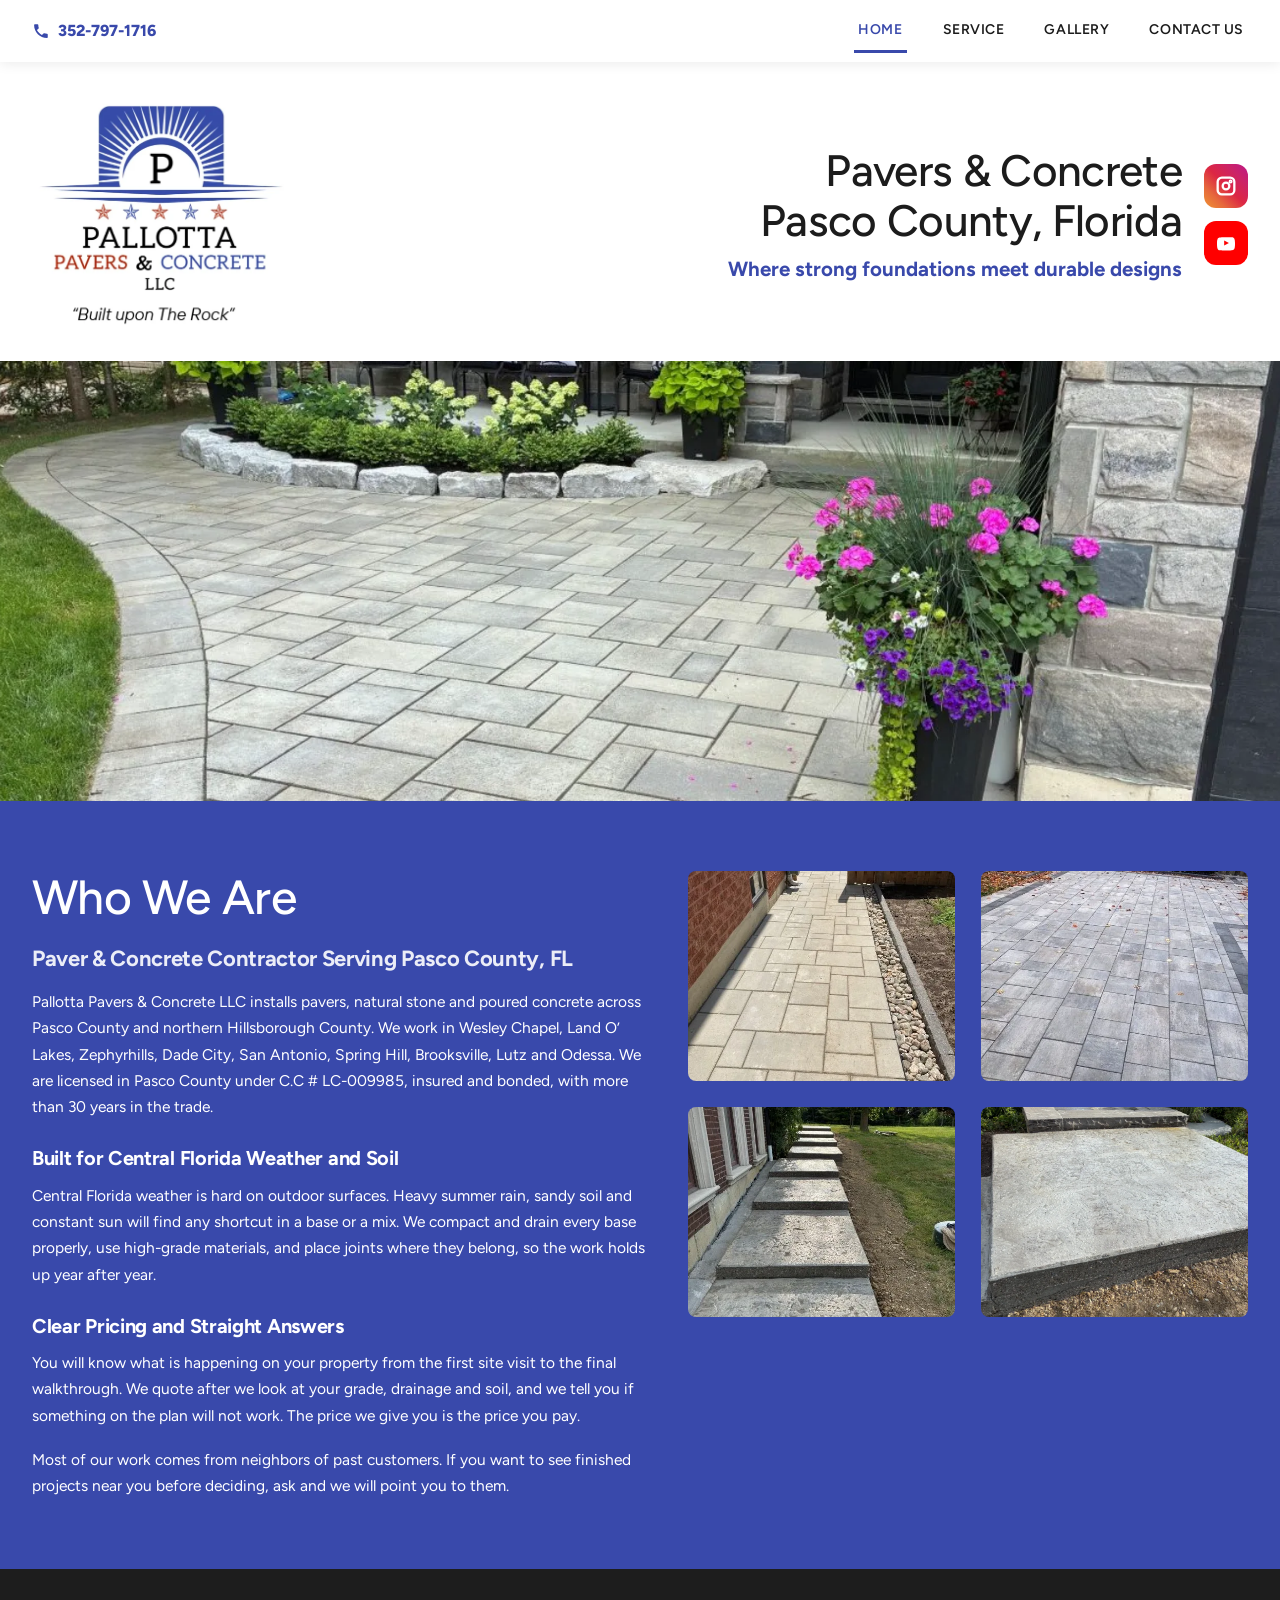
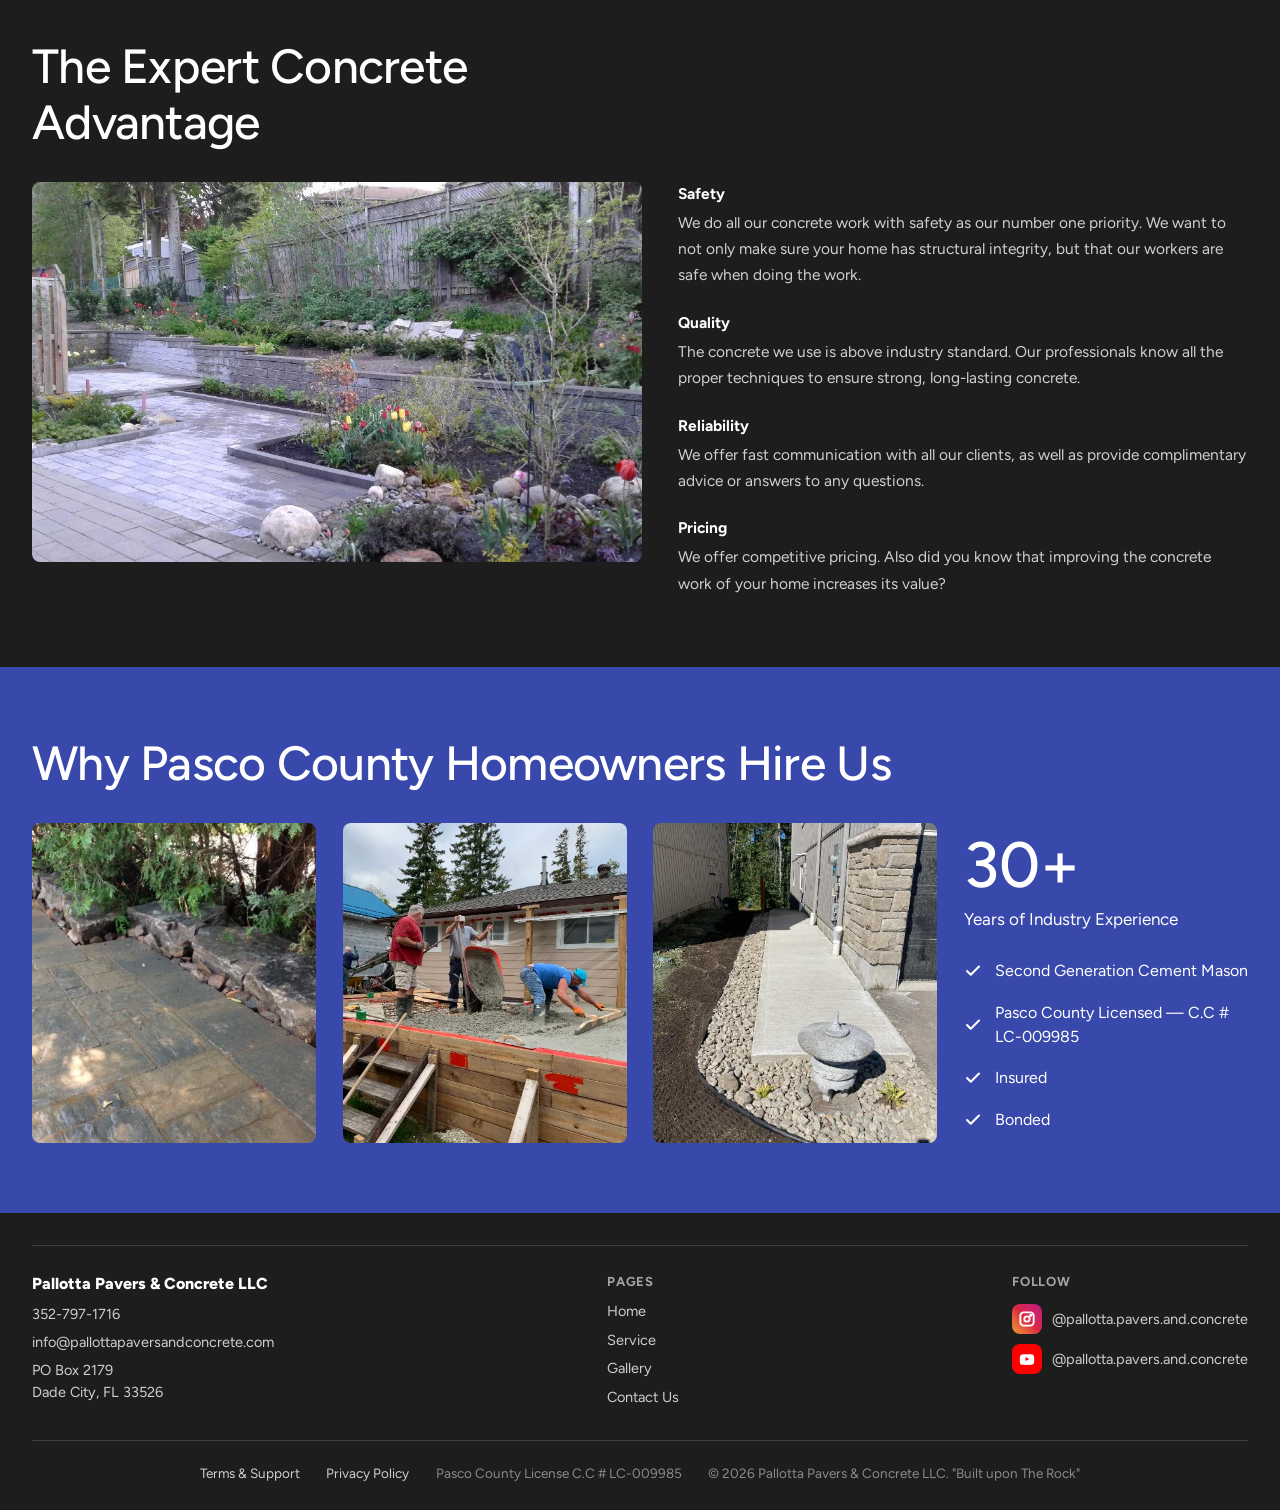
<file: index.html>
<!DOCTYPE html>
<html lang="en">
<head>
<meta charset="utf-8">
<meta name="viewport" content="width=device-width, initial-scale=1">
<title>Pavers &amp; Concrete Contractor Pasco County FL | Pallotta USA</title>
<meta name="description" content="Pallotta Pavers &amp; Concrete installs paver patios, driveways, pool decks and poured concrete across Pasco County and north Hillsborough. Over 30 years in the trade, licensed and insured. Call 352-797-1716 for a free quote.">
<meta name="robots" content="index, follow, max-image-preview:large, max-snippet:-1">
<meta name="author" content="Pallotta Pavers &amp; Concrete LLC">
<meta name="geo.region" content="US-FL">
<meta name="geo.placename" content="Pasco County, Florida">
<meta name="theme-color" content="#3949ab">
<link rel="canonical" href="https://www.pallottapaversandconcrete.com/">

<meta property="og:type" content="website">
<meta property="og:locale" content="en_US">
<meta property="og:title" content="Pavers &amp; Concrete Contractor | Pasco County &amp; Wesley Chapel FL">
<meta property="og:description" content="Pallotta Pavers &amp; Concrete installs paver patios, driveways, pool decks and poured concrete across Pasco County and north Hillsborough. Over 30 years in the trade, licensed and insured. Call 352-797-1716 for a free quote.">
<meta property="og:image" content="https://www.pallottapaversandconcrete.com/assets/images/hero-1.jpg">
<meta property="og:url" content="https://www.pallottapaversandconcrete.com/">
<meta property="og:site_name" content="Pallotta Pavers &amp; Concrete LLC">
<meta name="twitter:card" content="summary_large_image">
<meta name="twitter:title" content="Pavers &amp; Concrete Contractor | Pasco County &amp; Wesley Chapel FL">
<meta name="twitter:description" content="Pallotta Pavers &amp; Concrete installs paver patios, driveways, pool decks and poured concrete across Pasco County and north Hillsborough. Over 30 years in the trade, licensed and insured. Call 352-797-1716 for a free quote.">
<meta name="twitter:image" content="https://www.pallottapaversandconcrete.com/assets/images/hero-1.jpg">

<link rel="icon" type="image/png" sizes="32x32" href="assets/images/favicon-32.png">
<link rel="apple-touch-icon" sizes="180x180" href="assets/images/apple-touch-icon.png">
<link rel="icon" type="image/png" sizes="192x192" href="assets/images/icon-192.png">
<link rel="icon" type="image/png" sizes="512x512" href="assets/images/icon-512.png">
<link rel="stylesheet" href="assets/css/styles.css">
<link rel="stylesheet" href="assets/css/site.css">

<script type="application/ld+json">
{
  "@context": "https://schema.org",
  "@type": "GeneralContractor",
  "@id": "https://www.pallottapaversandconcrete.com/#business",
  "name": "Pallotta Pavers & Concrete LLC",
  "alternateName": "Pallotta USA",
  "slogan": "Built upon The Rock",
  "identifier": "LC-009985",
  "hasCredential": {
    "@type": "EducationalOccupationalCredential",
    "credentialCategory": "license",
    "name": "Pasco County Contractor License C.C # LC-009985",
    "identifier": "LC-009985",
    "recognizedBy": {
      "@type": "GovernmentOrganization",
      "name": "Pasco County, Florida"
    }
  },
  "description": "Paver and concrete contractor serving Pasco County and northern Hillsborough County, Florida. Patios, driveways, pool decks, retaining walls, RV pads, slabs and decorative concrete. Over 30 years of industry experience, PASCO licensed, insured and bonded.",
  "url": "https://www.pallottapaversandconcrete.com/",
  "telephone": "+1-352-797-1716",
  "email": "info@pallottapaversandconcrete.com",
  "image": "https://www.pallottapaversandconcrete.com/assets/images/hero-1.jpg",
  "logo": "https://www.pallottapaversandconcrete.com/assets/images/logo.png",
  "priceRange": "$$",
  "currenciesAccepted": "USD",
  "knowsAbout": ["Interlocking paver installation", "Poured concrete", "Hardscaping", "Retaining walls", "Decorative concrete", "Natural stone"],
  "address": {
    "@type": "PostalAddress",
    "postOfficeBoxNumber": "2179",
    "addressLocality": "Dade City",
    "postalCode": "33526",
    "addressLocality": "Land O' Lakes",
    "addressRegion": "FL",
    "addressCountry": "US"
  },
  "geo": { "@type": "GeoCoordinates", "latitude": 28.2189, "longitude": -82.4590 },
  "openingHoursSpecification": [{
    "@type": "OpeningHoursSpecification",
    "dayOfWeek": ["Monday", "Tuesday", "Wednesday", "Thursday", "Friday"],
    "opens": "08:00", "closes": "17:00"
  }],
  "sameAs": [
    "https://www.instagram.com/pallotta.pavers.and.concrete",
    "https://www.youtube.com/@pallotta.pavers.and.concrete"
  ],
  "areaServed": [
    { "@type": "AdministrativeArea", "name": "Pasco County, FL" },
    { "@type": "AdministrativeArea", "name": "Northern Hillsborough County, FL" },
    { "@type": "City", "name": "San Antonio, FL" },
    { "@type": "City", "name": "Zephyrhills, FL" },
    { "@type": "City", "name": "Dade City, FL" },
    { "@type": "City", "name": "Land O' Lakes, FL" },
    { "@type": "City", "name": "Wesley Chapel, FL" },
    { "@type": "City", "name": "Spring Hill, FL" },
    { "@type": "City", "name": "Brooksville, FL" },
    { "@type": "City", "name": "Lutz, FL" },
    { "@type": "City", "name": "Odessa, FL" }
  ],
  "hasOfferCatalog": {
    "@type": "OfferCatalog",
    "name": "Pavers & Concrete Services",
    "itemListElement": [
      { "@type": "OfferCatalog", "name": "Pavers", "itemListElement": [
        { "@type": "Offer", "itemOffered": { "@type": "Service", "name": "Paver Patios" } },
        { "@type": "Offer", "itemOffered": { "@type": "Service", "name": "Paver Driveways" } },
        { "@type": "Offer", "itemOffered": { "@type": "Service", "name": "Hardscapes" } },
        { "@type": "Offer", "itemOffered": { "@type": "Service", "name": "Paver Steps" } },
        { "@type": "Offer", "itemOffered": { "@type": "Service", "name": "Retaining Walls" } },
        { "@type": "Offer", "itemOffered": { "@type": "Service", "name": "Pool Decks" } },
        { "@type": "Offer", "itemOffered": { "@type": "Service", "name": "Fire Pits" } },
        { "@type": "Offer", "itemOffered": { "@type": "Service", "name": "Commercial Pavers" } }
      ]},
      { "@type": "OfferCatalog", "name": "Concrete", "itemListElement": [
        { "@type": "Offer", "itemOffered": { "@type": "Service", "name": "RV Pads" } },
        { "@type": "Offer", "itemOffered": { "@type": "Service", "name": "Garage Floors" } },
        { "@type": "Offer", "itemOffered": { "@type": "Service", "name": "Pole Barn & Metal Building Slabs" } },
        { "@type": "Offer", "itemOffered": { "@type": "Service", "name": "Concrete Driveways" } },
        { "@type": "Offer", "itemOffered": { "@type": "Service", "name": "Sidewalks" } },
        { "@type": "Offer", "itemOffered": { "@type": "Service", "name": "Seamless Texture Concrete" } },
        { "@type": "Offer", "itemOffered": { "@type": "Service", "name": "Parking Lots" } }
      ]}
    ]
  },
  "makesOffer": { "@type": "Offer", "name": "Free consultation and quote", "priceSpecification": { "@type": "PriceSpecification", "price": "0", "priceCurrency": "USD" } }
}
</script>
<!-- Google tag (gtag.js) -->
<script async src="https://www.googletagmanager.com/gtag/js?id=G-MV4ERYLWXQ"></script>
<script>
  window.dataLayer = window.dataLayer || [];
  function gtag(){dataLayer.push(arguments);}
  gtag('js', new Date());

  gtag('config', 'G-MV4ERYLWXQ');
</script>
</head>
<body>

<div class="page-wrap">

  <header class="site-header hdr">
    <a href="tel:3527971716" class="hdr-phone"><svg width="18" height="18" viewBox="0 0 24 24" fill="var(--blue)" stroke="none"><path d="M6.6 10.8c1.4 2.8 3.8 5.2 6.6 6.6l2.2-2.2c.3-.3.7-.4 1-.2 1.1.4 2.3.6 3.6.6.6 0 1 .4 1 1v3.6c0 .6-.4 1-1 1C10.5 21.2 2.8 13.5 2.8 3.9c0-.6.4-1 1-1H7.4c.6 0 1 .4 1 1 0 1.3.2 2.5.6 3.6.1.4 0 .8-.2 1.1L6.6 10.8z"/></svg><span class="hdr-phone-num">352-797-1716</span></a>
    <nav class="site-nav nav-row">
      <a class="nav-link nav-link-active" href="index.html">Home</a>
      <a class="nav-link" href="services.html">Service</a>
      <a class="nav-link" href="gallery.html">Gallery</a>
      <a class="nav-link" href="contact.html">Contact Us</a>
    </nav>
    <button class="nav-toggle" id="navToggle" aria-label="Open menu">
      <svg width="24" height="24" viewBox="0 0 24 24" fill="none" stroke="var(--ink)" stroke-width="2.5" stroke-linecap="round"><line x1="3" y1="6" x2="21" y2="6"/><line x1="3" y1="12" x2="21" y2="12"/><line x1="3" y1="18" x2="21" y2="18"/></svg>
    </button>
  </header>
  <nav class="mobile-nav" id="mobileNav">
    <a class="mobile-nav-link" href="index.html">Home</a>
    <a class="mobile-nav-link" href="services.html">Service</a>
    <a class="mobile-nav-link" href="gallery.html">Gallery</a>
    <a class="mobile-nav-link" href="contact.html">Contact Us</a>
  </nav>

  <!-- 01 HOME -->
  <section id="home" class="band">
    <div class="band-row">
      <div class="band-logo">
        <img src="assets/images/logo.webp" alt="Pallotta Pavers &amp; Concrete LLC, Built upon The Rock" class="band-logo-img">
      </div>
      <div class="hero-text-social" style="flex: 1 1 420px; min-width: 300px; display: flex; align-items: center; justify-content: flex-end; gap: var(--space-5); flex-wrap: wrap;">
      <div style="flex: 1 1 260px; text-align: right;">
        <h1 style="font-family: var(--font-body); font-weight: 500; font-size: clamp(30px, 3.6vw, 44px); line-height: 1.14; margin: 0 0 10px 0; color: var(--ink); text-wrap: pretty;">Pavers &amp; Concrete<br>Pasco County, Florida</h1>
        <p style="font-family: var(--font-body); font-size: clamp(17px, 1.6vw, 21px); line-height: 1.3; margin: 0; color: var(--blue); font-weight: 700;">Where strong foundations meet durable designs</p>
      </div>
      <div class="hero-social" style="display: flex; flex-direction: column; gap: var(--space-3); flex: none;">
        <a href="https://www.instagram.com/pallotta.pavers.and.concrete" target="_blank" rel="noopener" aria-label="Instagram" style="width: 44px; height: 44px; border-radius: 12px; background: linear-gradient(45deg, #f09433, #e6683c, #dc2743, #cc2366, #bc1888); display: flex; align-items: center; justify-content: center;">
          <svg width="20" height="20" viewBox="0 0 24 24" fill="none" stroke="#ffffff" stroke-width="2.75" stroke-linecap="round" stroke-linejoin="round"><rect x="2" y="2" width="20" height="20" rx="5"/><circle cx="12" cy="12" r="4"/><circle cx="17.5" cy="6.5" r="1"/></svg>
        </a>
        <a href="https://www.youtube.com/@pallotta.pavers.and.concrete" target="_blank" rel="noopener" aria-label="YouTube" style="width: 44px; height: 44px; border-radius: 12px; background: #ff0000; display: flex; align-items: center; justify-content: center;">
          <svg width="20" height="20" viewBox="0 0 24 24" fill="#ffffff" stroke="none"><path d="M12 5s-4.6 0-7.5.3c-.5.1-1.4.1-2.1 1-.6.7-.9 2.2-.9 2.2S1.2 10.3 1.2 12v1.9c0 1.8.3 3.6.3 3.6s.2 1.5.9 2.2c.7.9 1.7.8 2.2.9 1.6.2 7.4.3 7.4.3s4.6 0 7.5-.3c.5-.1 1.4-.1 2.1-1 .6-.7.9-2.2.9-2.2s.3-1.8.3-3.6V12c0-1.8-.3-3.6-.3-3.6s-.2-1.5-.9-2.2c-.7-.9-1.6-.9-2.1-1C17 5 12 5 12 5zm-2.2 4.1l5.7 3-5.7 3v-6z"/></svg>
        </a>
      </div>
      </div>
    </div>
    <div class="hero-carousel" id="heroCarousel">
      <div class="hero-carousel-item active"><img src="assets/images/hero-1.webp" alt="Paver patio and driveway with stone home" width="1600" height="520" fetchpriority="high" style="object-fit: cover;"></div>
      <div class="hero-carousel-item"><img src="assets/images/hero-2.webp" alt="Poured concrete patio slabs with deck" width="1600" height="520" loading="lazy" decoding="async" style="object-fit: cover;"></div>
      <div class="hero-carousel-item"><img src="assets/images/hero-3.webp" alt="Concrete driveway and sidewalk" width="1600" height="520" loading="lazy" decoding="async" style="object-fit: cover;"></div>
      <div class="hero-carousel-item"><img src="assets/images/hero-4.webp" alt="Curved paver walkway with plantings" width="1600" height="520" loading="lazy" decoding="async" style="object-fit: cover;"></div>
      <div class="hero-carousel-item"><img src="assets/images/hero-5.webp" alt="Paver walkway with steps and stone accents" width="1600" height="520" loading="lazy" decoding="async" style="object-fit: cover;"></div>
    </div>
  </section>


  <!-- 03 WHO WE ARE -->
  <section id="about" style="background: var(--blue); color: var(--white);">
    <div class="cols" style="display: flex; gap: var(--space-8); align-items: flex-start; flex-wrap: wrap; padding: var(--space-9) var(--space-7); max-width: 1280px; margin: 0 auto;">
      <div style="flex: 1 1 460px; min-width: 300px;">
        <h2 style="font-family: var(--font-body); font-weight: 500; font-size: clamp(34px, 4vw, 48px); margin: 0 0 var(--space-5) 0; color: var(--white);">Who We Are</h2>
        <h3 style="font-family: var(--font-body); font-weight: 700; font-size: 22px; margin: 0 0 var(--space-4) 0; color: rgba(255,255,255,0.9);">Paver &amp; Concrete Contractor Serving Pasco County, FL</h3>
        <p style="font-size: var(--text-body); line-height: 1.7; margin: 0 0 var(--space-4) 0; color: var(--white);">Pallotta Pavers &amp; Concrete LLC installs pavers, natural stone and poured concrete across Pasco County and northern Hillsborough County. We work in Wesley Chapel, Land O&rsquo; Lakes, Zephyrhills, Dade City, San Antonio, Spring Hill, Brooksville, Lutz and Odessa. We are licensed in Pasco County under C.C # LC-009985, insured and bonded, with more than 30 years in the trade.</p>
        <h3 style="font-family: var(--font-body); font-weight: 700; font-size: 20px; margin: var(--space-6) 0 var(--space-3) 0; color: var(--white);">Built for Central Florida Weather and Soil</h3>
        <p style="font-size: var(--text-body); line-height: 1.7; margin: 0 0 var(--space-4) 0; color: var(--white);">Central Florida weather is hard on outdoor surfaces. Heavy summer rain, sandy soil and constant sun will find any shortcut in a base or a mix. We compact and drain every base properly, use high-grade materials, and place joints where they belong, so the work holds up year after year.</p>
        <h3 style="font-family: var(--font-body); font-weight: 700; font-size: 20px; margin: var(--space-6) 0 var(--space-3) 0; color: var(--white);">Clear Pricing and Straight Answers</h3>
        <p style="font-size: var(--text-body); line-height: 1.7; margin: 0 0 var(--space-4) 0; color: var(--white);">You will know what is happening on your property from the first site visit to the final walkthrough. We quote after we look at your grade, drainage and soil, and we tell you if something on the plan will not work. The price we give you is the price you pay.</p>
        <p style="font-size: var(--text-body); line-height: 1.7; margin: 0; color: var(--white);">Most of our work comes from neighbors of past customers. If you want to see finished projects near you before deciding, ask and we will point you to them.</p>
      </div>
      <div style="flex: 1 1 400px; min-width: 280px; display: grid; grid-template-columns: 1fr 1fr; gap: var(--space-6);">
        <div style="height: 210px; border-radius: var(--radius-card); overflow: hidden;"><img src="assets/images/about-1.webp" alt="Paver driveway with decorative edge" width="800" height="560" loading="lazy" decoding="async" style="width: 100%; height: 100%; object-fit: cover;"></div>
        <div style="height: 210px; border-radius: var(--radius-card); overflow: hidden;"><img src="assets/images/about-2.webp" alt="Large paver patio installation" width="800" height="560" loading="lazy" decoding="async" style="width: 100%; height: 100%; object-fit: cover;"></div>
        <div style="height: 210px; border-radius: var(--radius-card); overflow: hidden;"><img src="assets/images/about-3.webp" alt="Concrete walkway with edging" width="800" height="560" loading="lazy" decoding="async" style="width: 100%; height: 100%; object-fit: cover;"></div>
        <div style="height: 210px; border-radius: var(--radius-card); overflow: hidden;"><img src="assets/images/about-4.webp" alt="Landscaping and patio design" width="800" height="840" loading="lazy" decoding="async" style="width: 100%; height: 100%; object-fit: cover;"></div>
      </div>
    </div>
  </section>


  <!-- 04 THE EXPERT CONCRETE ADVANTAGE -->
  <section id="expert" class="sec-dark">
    <div style="padding: var(--space-9) var(--space-7); max-width: 1280px; margin: 0 auto;">
      <h2 style="font-family: var(--font-body); font-weight: 500; font-size: clamp(34px, 4vw, 48px); line-height: 1.15; margin: 0 0 var(--space-7) 0; color: var(--white); max-width: 20ch;">The Expert Concrete Advantage</h2>
      <div class="cols" style="display: flex; gap: var(--space-8); align-items: flex-start; flex-wrap: wrap;">
        <div style="flex: 1 1 440px; min-width: 300px;">
          <div style="height: 380px; border-radius: var(--radius-card); overflow: hidden;"><img src="assets/images/expert-1.webp" alt="Finished patio and pool deck" loading="lazy" decoding="async" style="width: 100%; height: 100%; object-fit: cover; display: block;"></div>
        </div>
        <div style="flex: 1 1 400px; min-width: 280px; display: flex; flex-direction: column; gap: var(--space-5);">
          <div>
            <div style="font-weight: 700; font-size: var(--text-body); color: var(--white); margin-bottom: 4px;">Safety</div>
            <div style="font-size: var(--text-body); line-height: 1.7; color: var(--muted);">We do all our concrete work with safety as our number one priority. We want to not only make sure your home has structural integrity, but that our workers are safe when doing the work.</div>
          </div>
          <div>
            <div style="font-weight: 700; font-size: var(--text-body); color: var(--white); margin-bottom: 4px;">Quality</div>
            <div style="font-size: var(--text-body); line-height: 1.7; color: var(--muted);">The concrete we use is above industry standard. Our professionals know all the proper techniques to ensure strong, long-lasting concrete.</div>
          </div>
          <div>
            <div style="font-weight: 700; font-size: var(--text-body); color: var(--white); margin-bottom: 4px;">Reliability</div>
            <div style="font-size: var(--text-body); line-height: 1.7; color: var(--muted);">We offer fast communication with all our clients, as well as provide complimentary advice or answers to any questions.</div>
          </div>
          <div>
            <div style="font-weight: 700; font-size: var(--text-body); color: var(--white); margin-bottom: 4px;">Pricing</div>
            <div style="font-size: var(--text-body); line-height: 1.7; color: var(--muted);">We offer competitive pricing. Also did you know that improving the concrete work of your home increases its value?</div>
          </div>
        </div>
      </div>
    </div>
  </section>


  <!-- 05 WHY WORK WITH US -->
  <section id="whywork" style="background: var(--blue); color: var(--white);">
    <div style="padding: var(--space-9) var(--space-7); max-width: 1280px; margin: 0 auto;">
      <h2 style="font-family: var(--font-body); font-weight: 500; font-size: clamp(34px, 4vw, 48px); margin: 0 0 var(--space-7) 0; color: var(--white);">Why Pasco County Homeowners Hire Us</h2>
      <div class="cols" style="display: grid; grid-template-columns: repeat(auto-fit, minmax(min(220px, 100%), 1fr)); gap: var(--space-6); align-items: stretch;">
        <div style="height: 320px; border-radius: var(--radius-card); overflow: hidden;"><img src="assets/images/why-1.webp" alt="Boulder and stone placement" loading="lazy" decoding="async" style="width: 100%; height: 100%; object-fit: cover; display: block;"></div>
        <div style="height: 320px; border-radius: var(--radius-card); overflow: hidden;"><img src="assets/images/why-2.webp" alt="Team pouring concrete" loading="lazy" decoding="async" style="width: 100%; height: 100%; object-fit: cover; display: block;"></div>
        <div style="height: 320px; border-radius: var(--radius-card); overflow: hidden;"><img src="assets/images/why-3.webp" alt="Finished retaining wall and pavers" loading="lazy" decoding="async" style="width: 100%; height: 100%; object-fit: cover; display: block;"></div>
        <div style="align-self: center;">
          <div style="font-weight: 500; font-size: 64px; color: var(--white); line-height: 1;">30+</div>
          <div style="font-size: 17px; color: var(--white); margin: 10px 0 var(--space-6) 0; line-height: 1.5;">Years of Industry Experience</div>
          <div style="display: flex; flex-direction: column; gap: var(--space-4);">
            <div style="display: flex; align-items: center; gap: var(--space-3);"><svg width="18" height="18" viewBox="0 0 24 24" fill="none" stroke="#ffffff" stroke-width="2.75" stroke-linecap="round" stroke-linejoin="round" style="flex: none;"><path d="M20 6L9 17l-5-5"/></svg><span style="font-size: 16px; color: var(--white); line-height: 1.5;">Second Generation Cement Mason</span></div>
            <div style="display: flex; align-items: center; gap: var(--space-3);"><svg width="18" height="18" viewBox="0 0 24 24" fill="none" stroke="#ffffff" stroke-width="2.75" stroke-linecap="round" stroke-linejoin="round" style="flex: none;"><path d="M20 6L9 17l-5-5"/></svg><span style="font-size: 16px; color: var(--white); line-height: 1.5;">Pasco County Licensed &mdash; C.C # LC-009985</span></div>
            <div style="display: flex; align-items: center; gap: var(--space-3);"><svg width="18" height="18" viewBox="0 0 24 24" fill="none" stroke="#ffffff" stroke-width="2.75" stroke-linecap="round" stroke-linejoin="round" style="flex: none;"><path d="M20 6L9 17l-5-5"/></svg><span style="font-size: 16px; color: var(--white); line-height: 1.5;">Insured</span></div>
            <div style="display: flex; align-items: center; gap: var(--space-3);"><svg width="18" height="18" viewBox="0 0 24 24" fill="none" stroke="#ffffff" stroke-width="2.75" stroke-linecap="round" stroke-linejoin="round" style="flex: none;"><path d="M20 6L9 17l-5-5"/></svg><span style="font-size: 16px; color: var(--white); line-height: 1.5;">Bonded</span></div>
          </div>
        </div>
      </div>
    </div>
  </section>


  <footer class="sec-dark">
    <div class="foot-inner">
      <div class="foot-cols foot-top">
        <div class="stack-6">
          <div class="foot-name">Pallotta Pavers &amp; Concrete LLC</div>
          <a href="tel:3527971716" class="foot-link">352-797-1716</a>
          <a class="eml foot-link" data-u="info" data-d="pallottapaversandconcrete.com" href="#">info<span style="display:none">-nospam-</span>&#64;pallottapaversandconcrete&#46;com</a>
          <address class="foot-addr">PO Box 2179<br>Dade City, FL 33526</address>
        </div>
        <div class="stack-6">
          <div class="foot-head">Pages</div>
          <a href="index.html" class="foot-link">Home</a>
          <a href="services.html" class="foot-link">Service</a>
          <a href="gallery.html" class="foot-link">Gallery</a>
          <a href="contact.html" class="foot-link">Contact Us</a>
        </div>
        <div class="stack-10">
          <div class="foot-head">Follow</div>
          <a href="https://www.instagram.com/pallotta.pavers.and.concrete" target="_blank" rel="noopener" class="foot-social">
            <span style="width: 30px; height: 30px; border-radius: 8px; background: linear-gradient(45deg, #f09433, #e6683c, #dc2743, #cc2366, #bc1888); display: flex; align-items: center; justify-content: center; flex: none;"><svg width="16" height="16" viewBox="0 0 24 24" fill="none" stroke="#ffffff" stroke-width="2.75" stroke-linecap="round" stroke-linejoin="round"><rect x="2" y="2" width="20" height="20" rx="5"/><circle cx="12" cy="12" r="4"/><circle cx="17.5" cy="6.5" r="1"/></svg></span>
            <span>@pallotta.pavers.and.concrete</span>
          </a>
          <a href="https://www.youtube.com/@pallotta.pavers.and.concrete" target="_blank" rel="noopener" class="foot-social">
            <span style="width: 30px; height: 30px; border-radius: 8px; background: #ff0000; display: flex; align-items: center; justify-content: center; flex: none;"><svg width="16" height="16" viewBox="0 0 24 24" fill="#ffffff" stroke="none"><path d="M12 5s-4.6 0-7.5.3c-.5.1-1.4.1-2.1 1-.6.7-.9 2.2-.9 2.2S1.2 10.3 1.2 12v1.9c0 1.8.3 3.6.3 3.6s.2 1.5.9 2.2c.7.9 1.7.8 2.2.9 1.6.2 7.4.3 7.4.3s4.6 0 7.5-.3c.5-.1 1.4-.1 2.1-1 .6-.7.9-2.2.9-2.2s.3-1.8.3-3.6V12c0-1.8-.3-3.6-.3-3.6s-.2-1.5-.9-2.2c-.7-.9-1.6-.9-2.1-1C17 5 12 5 12 5zm-2.2 4.1l5.7 3-5.7 3v-6z"/></svg></span>
            <span>@pallotta.pavers.and.concrete</span>
          </a>
        </div>
      </div>
      <div class="foot-legal">
        <a href="terms.html" class="legal-link">Terms &amp; Support</a>
        <a href="privacy.html" class="legal-link">Privacy Policy</a>
        <span class="legal-note">Pasco County License C.C # LC-009985</span>
        <span class="legal-note">&copy; 2026 Pallotta Pavers &amp; Concrete LLC. "Built upon The Rock"</span>
      </div>
    </div>
  </footer>

  </div>
<script src="assets/js/main.js"></script>
</body>
</html>
</file>
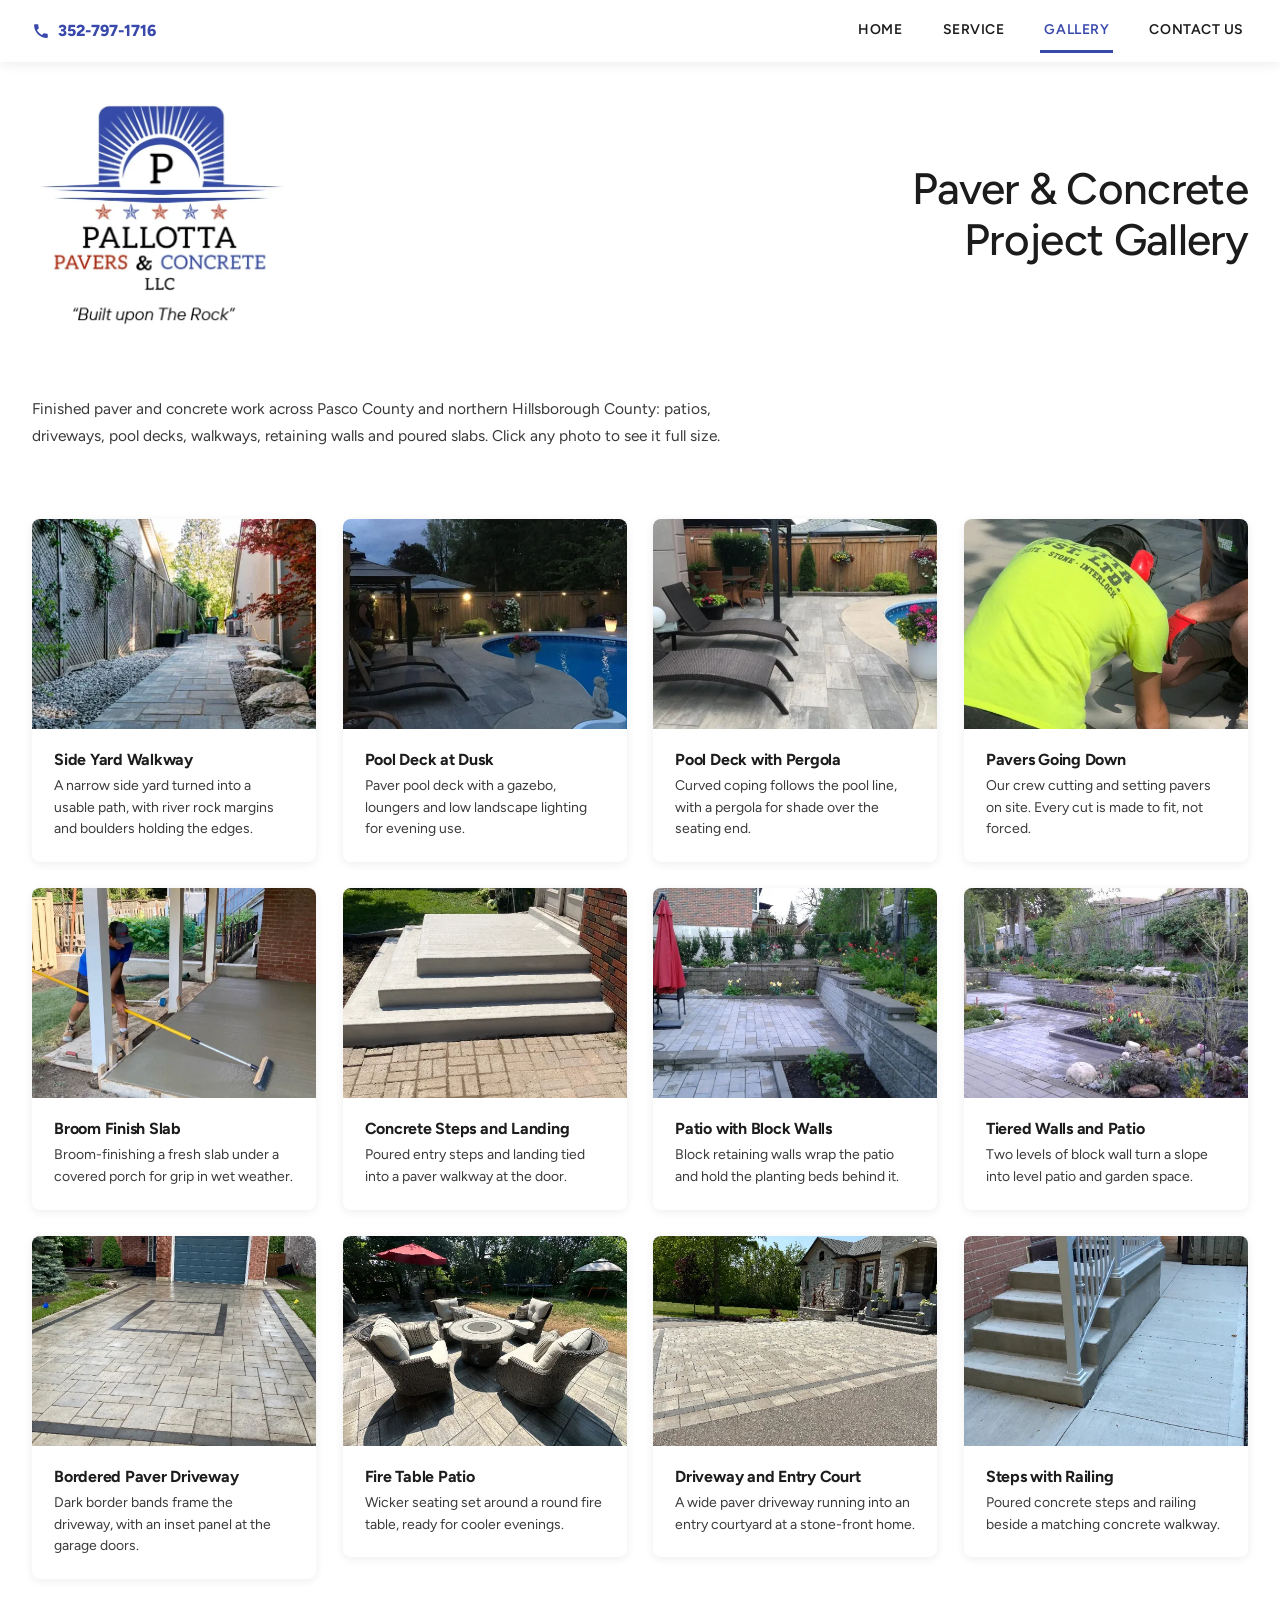
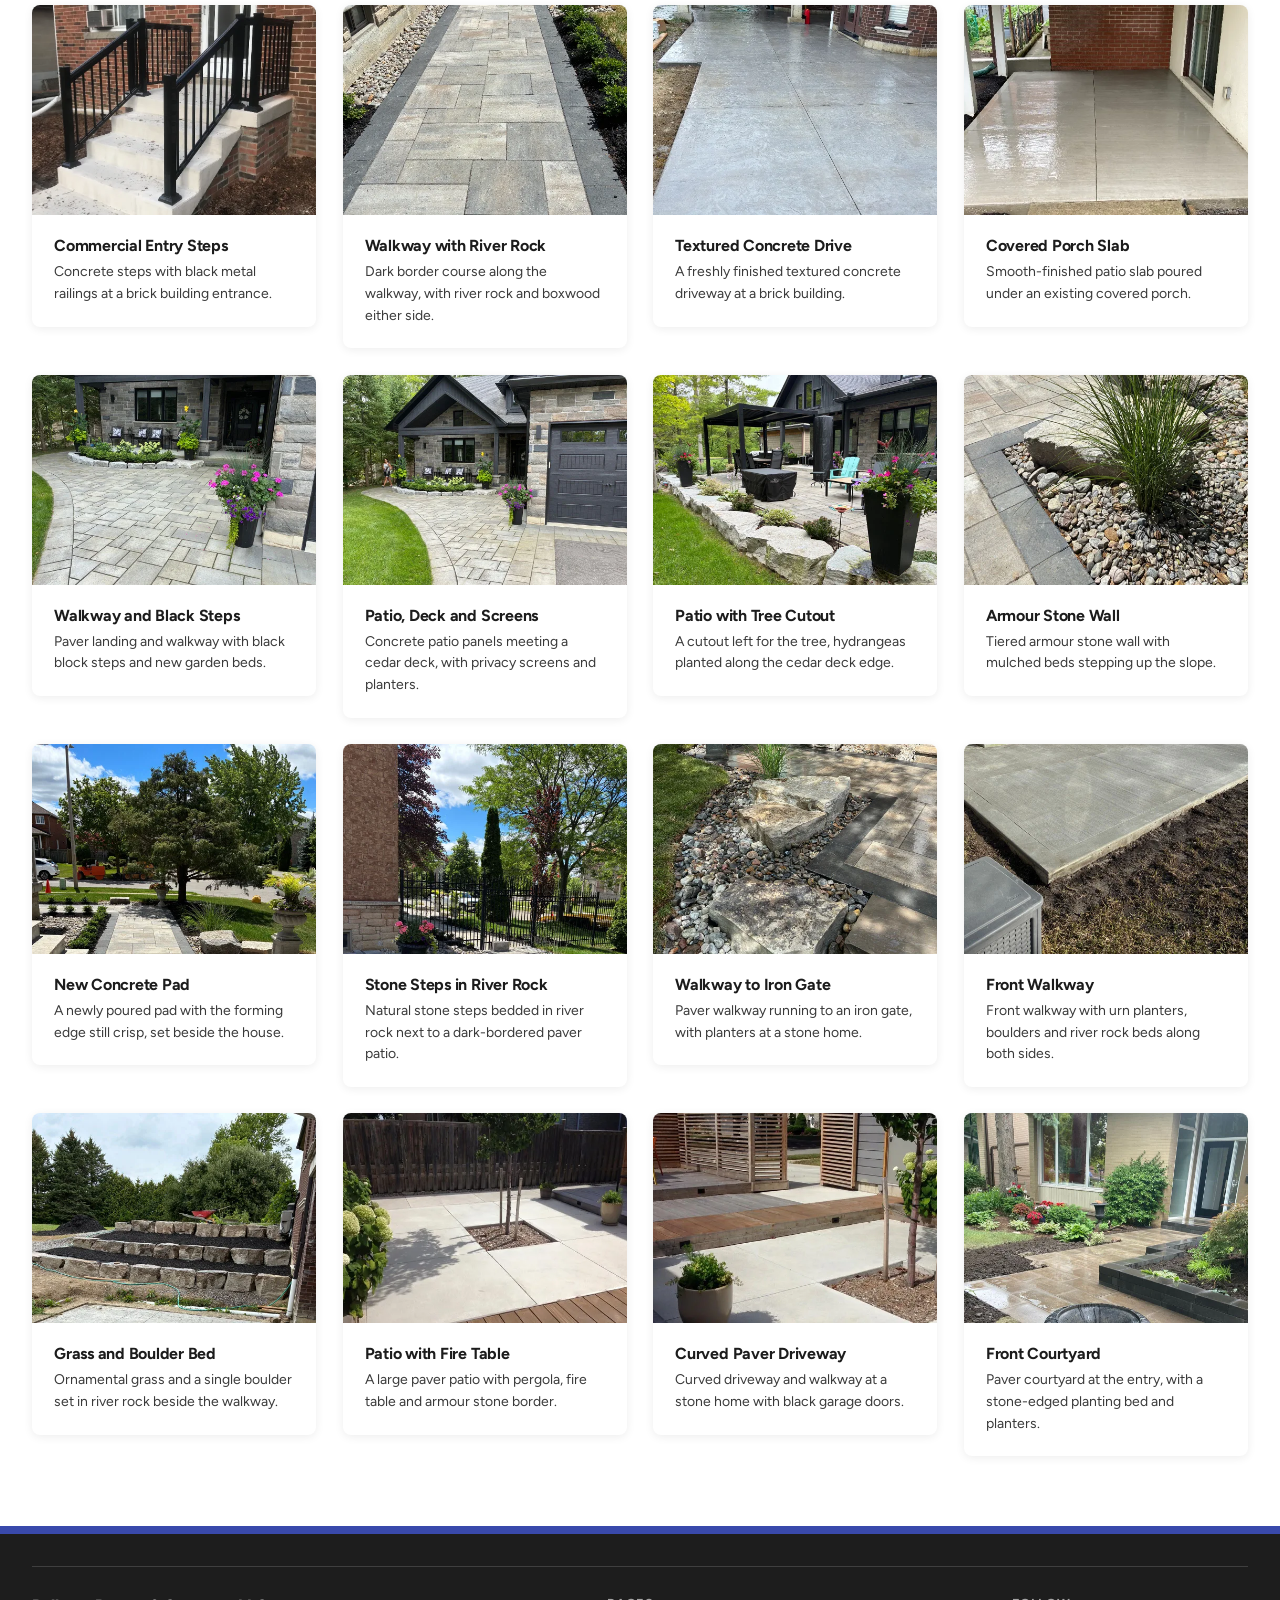
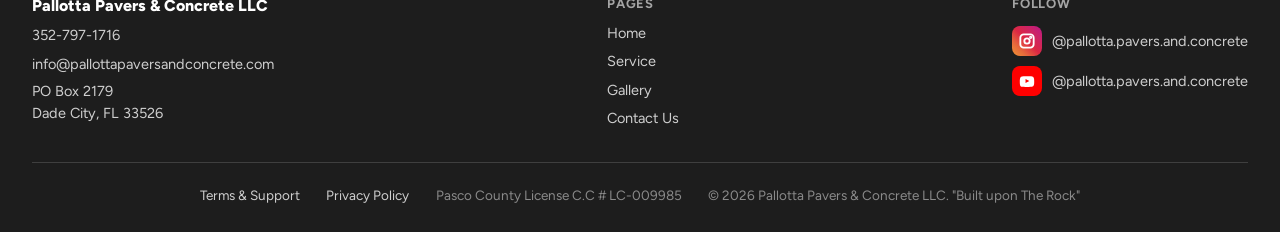
<file: gallery.html>
<!DOCTYPE html>
<html lang="en">
<head>
<meta charset="utf-8">
<meta name="viewport" content="width=device-width, initial-scale=1">
<title>Paver &amp; Concrete Project Gallery | Pasco County FL</title>
<meta name="description" content="Browse finished paver and concrete projects across Pasco County and north Hillsborough: patios, driveways, pool decks, walkways, retaining walls and poured slabs. See the work before you call 352-797-1716.">
<meta name="robots" content="index, follow, max-image-preview:large, max-snippet:-1">
<meta name="author" content="Pallotta Pavers &amp; Concrete LLC">
<meta name="geo.region" content="US-FL">
<meta name="geo.placename" content="Pasco County, Florida">
<meta name="theme-color" content="#3949ab">
<link rel="canonical" href="https://www.pallottapaversandconcrete.com/gallery.html">

<meta property="og:type" content="website">
<meta property="og:locale" content="en_US">
<meta property="og:title" content="Paver &amp; Concrete Project Gallery | Pasco County FL">
<meta property="og:description" content="Browse finished paver and concrete projects across Pasco County and north Hillsborough: patios, driveways, pool decks, walkways, retaining walls and poured slabs. See the work before you call 352-797-1716.">
<meta property="og:image" content="https://www.pallottapaversandconcrete.com/assets/images/gallery-2.jpg">
<meta property="og:url" content="https://www.pallottapaversandconcrete.com/gallery.html">
<meta property="og:site_name" content="Pallotta Pavers &amp; Concrete LLC">
<meta name="twitter:card" content="summary_large_image">
<meta name="twitter:title" content="Paver &amp; Concrete Project Gallery | Pasco County FL">
<meta name="twitter:description" content="Browse finished paver and concrete projects across Pasco County and north Hillsborough: patios, driveways, pool decks, walkways, retaining walls and poured slabs. See the work before you call 352-797-1716.">
<meta name="twitter:image" content="https://www.pallottapaversandconcrete.com/assets/images/gallery-2.jpg">

<link rel="icon" type="image/png" sizes="32x32" href="assets/images/favicon-32.png">
<link rel="apple-touch-icon" sizes="180x180" href="assets/images/apple-touch-icon.png">
<link rel="icon" type="image/png" sizes="192x192" href="assets/images/icon-192.png">
<link rel="icon" type="image/png" sizes="512x512" href="assets/images/icon-512.png">
<link rel="stylesheet" href="assets/css/styles.css">
<link rel="stylesheet" href="assets/css/site.css">

<script type="application/ld+json">
{
  "@context": "https://schema.org",
  "@type": "BreadcrumbList",
  "itemListElement": [
    { "@type": "ListItem", "position": 1, "name": "Home", "item": "https://www.pallottapaversandconcrete.com/" },
    { "@type": "ListItem", "position": 2, "name": "Gallery", "item": "https://www.pallottapaversandconcrete.com/gallery.html" }
  ]
}
</script>
<!-- Google tag (gtag.js) -->
<script async src="https://www.googletagmanager.com/gtag/js?id=G-MV4ERYLWXQ"></script>
<script>
  window.dataLayer = window.dataLayer || [];
  function gtag(){dataLayer.push(arguments);}
  gtag('js', new Date());

  gtag('config', 'G-MV4ERYLWXQ');
</script>
</head>
<body>

<div class="page-wrap">

  <header class="site-header hdr">
    <a href="tel:3527971716" class="hdr-phone"><svg width="18" height="18" viewBox="0 0 24 24" fill="var(--blue)" stroke="none"><path d="M6.6 10.8c1.4 2.8 3.8 5.2 6.6 6.6l2.2-2.2c.3-.3.7-.4 1-.2 1.1.4 2.3.6 3.6.6.6 0 1 .4 1 1v3.6c0 .6-.4 1-1 1C10.5 21.2 2.8 13.5 2.8 3.9c0-.6.4-1 1-1H7.4c.6 0 1 .4 1 1 0 1.3.2 2.5.6 3.6.1.4 0 .8-.2 1.1L6.6 10.8z"/></svg><span class="hdr-phone-num">352-797-1716</span></a>
    <nav class="site-nav nav-row">
      <a class="nav-link" href="index.html">Home</a>
      <a class="nav-link" href="services.html">Service</a>
      <a class="nav-link nav-link-active" href="gallery.html">Gallery</a>
      <a class="nav-link" href="contact.html">Contact Us</a>
    </nav>
    <button class="nav-toggle" id="navToggle" aria-label="Open menu">
      <svg width="24" height="24" viewBox="0 0 24 24" fill="none" stroke="var(--ink)" stroke-width="2.5" stroke-linecap="round"><line x1="3" y1="6" x2="21" y2="6"/><line x1="3" y1="12" x2="21" y2="12"/><line x1="3" y1="18" x2="21" y2="18"/></svg>
    </button>
  </header>
  <nav class="mobile-nav" id="mobileNav">
    <a class="mobile-nav-link" href="index.html">Home</a>
    <a class="mobile-nav-link" href="services.html">Service</a>
    <a class="mobile-nav-link" href="gallery.html">Gallery</a>
    <a class="mobile-nav-link" href="contact.html">Contact Us</a>
  </nav>

  <div class="band">
    <div class="band-row">
      <div class="band-logo">
        <a href="index.html" aria-label="Pallotta Pavers and Concrete LLC home page"><img src="assets/images/logo.webp" alt="Pallotta Pavers &amp; Concrete LLC, Built upon The Rock" class="band-logo-img"></a>
      </div>
      <div class="band-head">
        <h1 class="page-h1">Paver &amp; Concrete<br>Project Gallery</h1>
      </div>
    </div>
  </div>

  <section style="background: var(--page);">
    <div style="padding: var(--space-8) var(--space-7) 0 var(--space-7); max-width: 1280px; margin: 0 auto;">
      <p style="font-size: var(--text-body); line-height: 1.7; color: var(--body-alt); margin: 0; max-width: 72ch;">Finished paver and concrete work across Pasco County and northern Hillsborough County: patios, driveways, pool decks, walkways, retaining walls and poured slabs. Click any photo to see it full size.</p>
    </div>
  </section>

  <!-- GALLERY -->
  <section id="gallery" style="background: var(--page); border-bottom: 8px solid var(--blue);">
    <div style="padding: var(--space-9) var(--space-7); max-width: 1280px; margin: 0 auto;">
      <div style="display: grid; grid-template-columns: repeat(auto-fit, minmax(min(280px, 100%), 1fr)); gap: var(--space-6); align-items: start;">
      <figure class="g-card">
        <button class="gallery-tile" type="button" data-src="assets/images/gallery-1.webp" data-caption="Side Yard Walkway. A narrow side yard turned into a usable path, with river rock margins and boulders holding the edges."><img src="assets/images/gallery-1.webp" alt="Paver walkway along a narrow side yard with river rock margins and boulders" width="600" height="400" loading="lazy"></button>
        <figcaption class="g-cap">
          <h3 class="g-title">Side Yard Walkway</h3>
          <p class="g-desc">A narrow side yard turned into a usable path, with river rock margins and boulders holding the edges.</p>
        </figcaption>
      </figure>
      <figure class="g-card">
        <button class="gallery-tile" type="button" data-src="assets/images/gallery-2.webp" data-caption="Pool Deck at Dusk. Paver pool deck with a gazebo, loungers and low landscape lighting for evening use."><img src="assets/images/gallery-2.webp" alt="Paver pool deck at dusk with gazebo, loungers and landscape lighting" width="600" height="400" loading="lazy"></button>
        <figcaption class="g-cap">
          <h3 class="g-title">Pool Deck at Dusk</h3>
          <p class="g-desc">Paver pool deck with a gazebo, loungers and low landscape lighting for evening use.</p>
        </figcaption>
      </figure>
      <figure class="g-card">
        <button class="gallery-tile" type="button" data-src="assets/images/gallery-3.webp" data-caption="Pool Deck with Pergola. Curved coping follows the pool line, with a pergola for shade over the seating end."><img src="assets/images/gallery-3.webp" alt="Paver pool deck with loungers, pergola and curved pool coping" width="600" height="400" loading="lazy"></button>
        <figcaption class="g-cap">
          <h3 class="g-title">Pool Deck with Pergola</h3>
          <p class="g-desc">Curved coping follows the pool line, with a pergola for shade over the seating end.</p>
        </figcaption>
      </figure>
      <figure class="g-card">
        <button class="gallery-tile" type="button" data-src="assets/images/gallery-4.webp" data-caption="Pavers Going Down. Our crew cutting and setting pavers on site. Every cut is made to fit, not forced."><img src="assets/images/gallery-4.webp" alt="Pallotta crew cutting and setting pavers on site" width="600" height="400" loading="lazy"></button>
        <figcaption class="g-cap">
          <h3 class="g-title">Pavers Going Down</h3>
          <p class="g-desc">Our crew cutting and setting pavers on site. Every cut is made to fit, not forced.</p>
        </figcaption>
      </figure>
      <figure class="g-card">
        <button class="gallery-tile" type="button" data-src="assets/images/gallery-5.webp" data-caption="Broom Finish Slab. Broom-finishing a fresh slab under a covered porch for grip in wet weather."><img src="assets/images/gallery-5.webp" alt="Worker broom-finishing a freshly poured concrete slab under a porch" width="600" height="400" loading="lazy"></button>
        <figcaption class="g-cap">
          <h3 class="g-title">Broom Finish Slab</h3>
          <p class="g-desc">Broom-finishing a fresh slab under a covered porch for grip in wet weather.</p>
        </figcaption>
      </figure>
      <figure class="g-card">
        <button class="gallery-tile" type="button" data-src="assets/images/gallery-6.webp" data-caption="Concrete Steps and Landing. Poured entry steps and landing tied into a paver walkway at the door."><img src="assets/images/gallery-6.webp" alt="Poured concrete entry steps and landing beside a paver walkway" width="600" height="400" loading="lazy"></button>
        <figcaption class="g-cap">
          <h3 class="g-title">Concrete Steps and Landing</h3>
          <p class="g-desc">Poured entry steps and landing tied into a paver walkway at the door.</p>
        </figcaption>
      </figure>
      <figure class="g-card">
        <button class="gallery-tile" type="button" data-src="assets/images/gallery-7.webp" data-caption="Patio with Block Walls. Block retaining walls wrap the patio and hold the planting beds behind it."><img src="assets/images/gallery-7.webp" alt="Paver patio enclosed by block retaining walls and tulip beds" width="600" height="400" loading="lazy"></button>
        <figcaption class="g-cap">
          <h3 class="g-title">Patio with Block Walls</h3>
          <p class="g-desc">Block retaining walls wrap the patio and hold the planting beds behind it.</p>
        </figcaption>
      </figure>
      <figure class="g-card">
        <button class="gallery-tile" type="button" data-src="assets/images/gallery-8.webp" data-caption="Tiered Walls and Patio. Two levels of block wall turn a slope into level patio and garden space."><img src="assets/images/gallery-8.webp" alt="Paver patio and walkway with tiered block retaining walls and garden beds" width="600" height="400" loading="lazy"></button>
        <figcaption class="g-cap">
          <h3 class="g-title">Tiered Walls and Patio</h3>
          <p class="g-desc">Two levels of block wall turn a slope into level patio and garden space.</p>
        </figcaption>
      </figure>
      <figure class="g-card">
        <button class="gallery-tile" type="button" data-src="assets/images/gallery-9.webp" data-caption="Bordered Paver Driveway. Dark border bands frame the driveway, with an inset panel at the garage doors."><img src="assets/images/gallery-9.webp" alt="Paver driveway with dark border bands and an inset panel at the garage" width="600" height="400" loading="lazy"></button>
        <figcaption class="g-cap">
          <h3 class="g-title">Bordered Paver Driveway</h3>
          <p class="g-desc">Dark border bands frame the driveway, with an inset panel at the garage doors.</p>
        </figcaption>
      </figure>
      <figure class="g-card">
        <button class="gallery-tile" type="button" data-src="assets/images/gallery-10.webp" data-caption="Fire Table Patio. Wicker seating set around a round fire table, ready for cooler evenings."><img src="assets/images/gallery-10.webp" alt="Paver patio with wicker seating around a round fire-pit table" width="600" height="400" loading="lazy"></button>
        <figcaption class="g-cap">
          <h3 class="g-title">Fire Table Patio</h3>
          <p class="g-desc">Wicker seating set around a round fire table, ready for cooler evenings.</p>
        </figcaption>
      </figure>
      <figure class="g-card">
        <button class="gallery-tile" type="button" data-src="assets/images/gallery-11.webp" data-caption="Driveway and Entry Court. A wide paver driveway running into an entry courtyard at a stone-front home."><img src="assets/images/gallery-11.webp" alt="Large paver driveway and entry courtyard at a stone-front home" width="600" height="400" loading="lazy"></button>
        <figcaption class="g-cap">
          <h3 class="g-title">Driveway and Entry Court</h3>
          <p class="g-desc">A wide paver driveway running into an entry courtyard at a stone-front home.</p>
        </figcaption>
      </figure>
      <figure class="g-card">
        <button class="gallery-tile" type="button" data-src="assets/images/gallery-12.webp" data-caption="Steps with Railing. Poured concrete steps and railing beside a matching concrete walkway."><img src="assets/images/gallery-12.webp" alt="Poured concrete steps with white railing beside a concrete walkway" width="600" height="400" loading="lazy"></button>
        <figcaption class="g-cap">
          <h3 class="g-title">Steps with Railing</h3>
          <p class="g-desc">Poured concrete steps and railing beside a matching concrete walkway.</p>
        </figcaption>
      </figure>
      <figure class="g-card">
        <button class="gallery-tile" type="button" data-src="assets/images/gallery-13.webp" data-caption="Commercial Entry Steps. Concrete steps with black metal railings at a brick building entrance."><img src="assets/images/gallery-13.webp" alt="Concrete steps with black metal railings at a brick building entry" width="600" height="400" loading="lazy"></button>
        <figcaption class="g-cap">
          <h3 class="g-title">Commercial Entry Steps</h3>
          <p class="g-desc">Concrete steps with black metal railings at a brick building entrance.</p>
        </figcaption>
      </figure>
      <figure class="g-card">
        <button class="gallery-tile" type="button" data-src="assets/images/gallery-14.webp" data-caption="Walkway with River Rock. Dark border course along the walkway, with river rock and boxwood either side."><img src="assets/images/gallery-14.webp" alt="Paver walkway with dark border course, river rock and boxwood planting" width="600" height="400" loading="lazy"></button>
        <figcaption class="g-cap">
          <h3 class="g-title">Walkway with River Rock</h3>
          <p class="g-desc">Dark border course along the walkway, with river rock and boxwood either side.</p>
        </figcaption>
      </figure>
      <figure class="g-card">
        <button class="gallery-tile" type="button" data-src="assets/images/gallery-15.webp" data-caption="Textured Concrete Drive. A freshly finished textured concrete driveway at a brick building."><img src="assets/images/gallery-15.webp" alt="Textured concrete driveway freshly finished at a brick building" width="600" height="400" loading="lazy"></button>
        <figcaption class="g-cap">
          <h3 class="g-title">Textured Concrete Drive</h3>
          <p class="g-desc">A freshly finished textured concrete driveway at a brick building.</p>
        </figcaption>
      </figure>
      <figure class="g-card">
        <button class="gallery-tile" type="button" data-src="assets/images/gallery-16.webp" data-caption="Covered Porch Slab. Smooth-finished patio slab poured under an existing covered porch."><img src="assets/images/gallery-16.webp" alt="Smooth-finished concrete patio slab under a covered porch" width="600" height="400" loading="lazy"></button>
        <figcaption class="g-cap">
          <h3 class="g-title">Covered Porch Slab</h3>
          <p class="g-desc">Smooth-finished patio slab poured under an existing covered porch.</p>
        </figcaption>
      </figure>
      <figure class="g-card">
        <button class="gallery-tile" type="button" data-src="assets/images/gallery-17.webp" data-caption="Walkway and Black Steps. Paver landing and walkway with black block steps and new garden beds."><img src="assets/images/gallery-17.webp" alt="Paver walkway and landing with black block steps and fresh garden beds" width="600" height="400" loading="lazy"></button>
        <figcaption class="g-cap">
          <h3 class="g-title">Walkway and Black Steps</h3>
          <p class="g-desc">Paver landing and walkway with black block steps and new garden beds.</p>
        </figcaption>
      </figure>
      <figure class="g-card">
        <button class="gallery-tile" type="button" data-src="assets/images/gallery-18.webp" data-caption="Patio, Deck and Screens. Concrete patio panels meeting a cedar deck, with privacy screens and planters."><img src="assets/images/gallery-18.webp" alt="Concrete patio panels with cedar deck, privacy screens and planters" width="600" height="400" loading="lazy"></button>
        <figcaption class="g-cap">
          <h3 class="g-title">Patio, Deck and Screens</h3>
          <p class="g-desc">Concrete patio panels meeting a cedar deck, with privacy screens and planters.</p>
        </figcaption>
      </figure>
      <figure class="g-card">
        <button class="gallery-tile" type="button" data-src="assets/images/gallery-19.webp" data-caption="Patio with Tree Cutout. A cutout left for the tree, hydrangeas planted along the cedar deck edge."><img src="assets/images/gallery-19.webp" alt="Concrete patio with tree cutout, hydrangeas and cedar deck edge" width="600" height="400" loading="lazy"></button>
        <figcaption class="g-cap">
          <h3 class="g-title">Patio with Tree Cutout</h3>
          <p class="g-desc">A cutout left for the tree, hydrangeas planted along the cedar deck edge.</p>
        </figcaption>
      </figure>
      <figure class="g-card">
        <button class="gallery-tile" type="button" data-src="assets/images/gallery-20.webp" data-caption="Armour Stone Wall. Tiered armour stone wall with mulched beds stepping up the slope."><img src="assets/images/gallery-20.webp" alt="Tiered armour stone retaining wall with mulched planting beds" width="600" height="400" loading="lazy"></button>
        <figcaption class="g-cap">
          <h3 class="g-title">Armour Stone Wall</h3>
          <p class="g-desc">Tiered armour stone wall with mulched beds stepping up the slope.</p>
        </figcaption>
      </figure>
      <figure class="g-card">
        <button class="gallery-tile" type="button" data-src="assets/images/gallery-21.webp" data-caption="New Concrete Pad. A newly poured pad with the forming edge still crisp, set beside the house."><img src="assets/images/gallery-21.webp" alt="Newly poured concrete pad with formed edge beside a home" width="600" height="400" loading="lazy"></button>
        <figcaption class="g-cap">
          <h3 class="g-title">New Concrete Pad</h3>
          <p class="g-desc">A newly poured pad with the forming edge still crisp, set beside the house.</p>
        </figcaption>
      </figure>
      <figure class="g-card">
        <button class="gallery-tile" type="button" data-src="assets/images/gallery-22.webp" data-caption="Stone Steps in River Rock. Natural stone steps bedded in river rock next to a dark-bordered paver patio."><img src="assets/images/gallery-22.webp" alt="Natural stone steps in river rock beside a dark-bordered paver patio" width="600" height="400" loading="lazy"></button>
        <figcaption class="g-cap">
          <h3 class="g-title">Stone Steps in River Rock</h3>
          <p class="g-desc">Natural stone steps bedded in river rock next to a dark-bordered paver patio.</p>
        </figcaption>
      </figure>
      <figure class="g-card">
        <button class="gallery-tile" type="button" data-src="assets/images/gallery-23.webp" data-caption="Walkway to Iron Gate. Paver walkway running to an iron gate, with planters at a stone home."><img src="assets/images/gallery-23.webp" alt="Paver walkway to an iron gate with stone home and planters" width="600" height="400" loading="lazy"></button>
        <figcaption class="g-cap">
          <h3 class="g-title">Walkway to Iron Gate</h3>
          <p class="g-desc">Paver walkway running to an iron gate, with planters at a stone home.</p>
        </figcaption>
      </figure>
      <figure class="g-card">
        <button class="gallery-tile" type="button" data-src="assets/images/gallery-24.webp" data-caption="Front Walkway. Front walkway with urn planters, boulders and river rock beds along both sides."><img src="assets/images/gallery-24.webp" alt="Paver front walkway with urn planters, boulders and river rock beds" width="600" height="400" loading="lazy"></button>
        <figcaption class="g-cap">
          <h3 class="g-title">Front Walkway</h3>
          <p class="g-desc">Front walkway with urn planters, boulders and river rock beds along both sides.</p>
        </figcaption>
      </figure>
      <figure class="g-card">
        <button class="gallery-tile" type="button" data-src="assets/images/gallery-25.webp" data-caption="Grass and Boulder Bed. Ornamental grass and a single boulder set in river rock beside the walkway."><img src="assets/images/gallery-25.webp" alt="Ornamental grass and boulder in river rock beside a paver walkway" width="600" height="400" loading="lazy"></button>
        <figcaption class="g-cap">
          <h3 class="g-title">Grass and Boulder Bed</h3>
          <p class="g-desc">Ornamental grass and a single boulder set in river rock beside the walkway.</p>
        </figcaption>
      </figure>
      <figure class="g-card">
        <button class="gallery-tile" type="button" data-src="assets/images/gallery-26.webp" data-caption="Patio with Fire Table. A large paver patio with pergola, fire table and armour stone border."><img src="assets/images/gallery-26.webp" alt="Large paver patio with pergola, fire table and armour stone border" width="600" height="400" loading="lazy"></button>
        <figcaption class="g-cap">
          <h3 class="g-title">Patio with Fire Table</h3>
          <p class="g-desc">A large paver patio with pergola, fire table and armour stone border.</p>
        </figcaption>
      </figure>
      <figure class="g-card">
        <button class="gallery-tile" type="button" data-src="assets/images/gallery-27.webp" data-caption="Curved Paver Driveway. Curved driveway and walkway at a stone home with black garage doors."><img src="assets/images/gallery-27.webp" alt="Curved paver driveway and walkway at a stone home with black garage door" width="600" height="400" loading="lazy"></button>
        <figcaption class="g-cap">
          <h3 class="g-title">Curved Paver Driveway</h3>
          <p class="g-desc">Curved driveway and walkway at a stone home with black garage doors.</p>
        </figcaption>
      </figure>
      <figure class="g-card">
        <button class="gallery-tile" type="button" data-src="assets/images/gallery-28.webp" data-caption="Front Courtyard. Paver courtyard at the entry, with a stone-edged planting bed and planters."><img src="assets/images/gallery-28.webp" alt="Paver front courtyard with stone-edged planting bed and planters" width="600" height="400" loading="lazy"></button>
        <figcaption class="g-cap">
          <h3 class="g-title">Front Courtyard</h3>
          <p class="g-desc">Paver courtyard at the entry, with a stone-edged planting bed and planters.</p>
        </figcaption>
      </figure>
      </div>
    </div>
  </section>


  <footer class="sec-dark">
    <div class="foot-inner">
      <div class="foot-cols foot-top">
        <div class="stack-6">
          <div class="foot-name">Pallotta Pavers &amp; Concrete LLC</div>
          <a href="tel:3527971716" class="foot-link">352-797-1716</a>
          <a class="eml foot-link" data-u="info" data-d="pallottapaversandconcrete.com" href="#">info<span style="display:none">-nospam-</span>&#64;pallottapaversandconcrete&#46;com</a>
          <address class="foot-addr">PO Box 2179<br>Dade City, FL 33526</address>
        </div>
        <div class="stack-6">
          <div class="foot-head">Pages</div>
          <a href="index.html" class="foot-link">Home</a>
          <a href="services.html" class="foot-link">Service</a>
          <a href="gallery.html" class="foot-link">Gallery</a>
          <a href="contact.html" class="foot-link">Contact Us</a>
        </div>
        <div class="stack-10">
          <div class="foot-head">Follow</div>
          <a href="https://www.instagram.com/pallotta.pavers.and.concrete" target="_blank" rel="noopener" class="foot-social">
            <span style="width: 30px; height: 30px; border-radius: 8px; background: linear-gradient(45deg, #f09433, #e6683c, #dc2743, #cc2366, #bc1888); display: flex; align-items: center; justify-content: center; flex: none;"><svg width="16" height="16" viewBox="0 0 24 24" fill="none" stroke="#ffffff" stroke-width="2.75" stroke-linecap="round" stroke-linejoin="round"><rect x="2" y="2" width="20" height="20" rx="5"/><circle cx="12" cy="12" r="4"/><circle cx="17.5" cy="6.5" r="1"/></svg></span>
            <span>@pallotta.pavers.and.concrete</span>
          </a>
          <a href="https://www.youtube.com/@pallotta.pavers.and.concrete" target="_blank" rel="noopener" class="foot-social">
            <span style="width: 30px; height: 30px; border-radius: 8px; background: #ff0000; display: flex; align-items: center; justify-content: center; flex: none;"><svg width="16" height="16" viewBox="0 0 24 24" fill="#ffffff" stroke="none"><path d="M12 5s-4.6 0-7.5.3c-.5.1-1.4.1-2.1 1-.6.7-.9 2.2-.9 2.2S1.2 10.3 1.2 12v1.9c0 1.8.3 3.6.3 3.6s.2 1.5.9 2.2c.7.9 1.7.8 2.2.9 1.6.2 7.4.3 7.4.3s4.6 0 7.5-.3c.5-.1 1.4-.1 2.1-1 .6-.7.9-2.2.9-2.2s.3-1.8.3-3.6V12c0-1.8-.3-3.6-.3-3.6s-.2-1.5-.9-2.2c-.7-.9-1.6-.9-2.1-1C17 5 12 5 12 5zm-2.2 4.1l5.7 3-5.7 3v-6z"/></svg></span>
            <span>@pallotta.pavers.and.concrete</span>
          </a>
        </div>
      </div>
      <div class="foot-legal">
        <a href="terms.html" class="legal-link">Terms &amp; Support</a>
        <a href="privacy.html" class="legal-link">Privacy Policy</a>
        <span class="legal-note">Pasco County License C.C # LC-009985</span>
        <span class="legal-note">&copy; 2026 Pallotta Pavers &amp; Concrete LLC. "Built upon The Rock"</span>
      </div>
    </div>
  </footer>

  </div>

<div class="lightbox" id="lightbox" aria-hidden="true" role="dialog" aria-modal="true" aria-label="Gallery image viewer">
  <button class="lb-close" id="lbClose" type="button" aria-label="Close">
    <svg width="22" height="22" viewBox="0 0 24 24" fill="none" stroke="currentColor" stroke-width="2.75" stroke-linecap="round"><line x1="18" y1="6" x2="6" y2="18"/><line x1="6" y1="6" x2="18" y2="18"/></svg>
  </button>
  <button class="lb-nav lb-prev" id="lbPrev" type="button" aria-label="Previous image">
    <svg width="26" height="26" viewBox="0 0 24 24" fill="none" stroke="currentColor" stroke-width="2.75" stroke-linecap="round" stroke-linejoin="round"><polyline points="15 18 9 12 15 6"/></svg>
  </button>
  <figure class="lb-figure">
    <img class="lb-img" id="lbImg">
    <figcaption class="lb-caption"><span id="lbCaption"></span><span class="lb-count" id="lbCount"></span></figcaption>
  </figure>
  <button class="lb-nav lb-next" id="lbNext" type="button" aria-label="Next image">
    <svg width="26" height="26" viewBox="0 0 24 24" fill="none" stroke="currentColor" stroke-width="2.75" stroke-linecap="round" stroke-linejoin="round"><polyline points="9 18 15 12 9 6"/></svg>
  </button>
</div>

<script src="assets/js/main.js"></script>
</body>
</html>
</file>
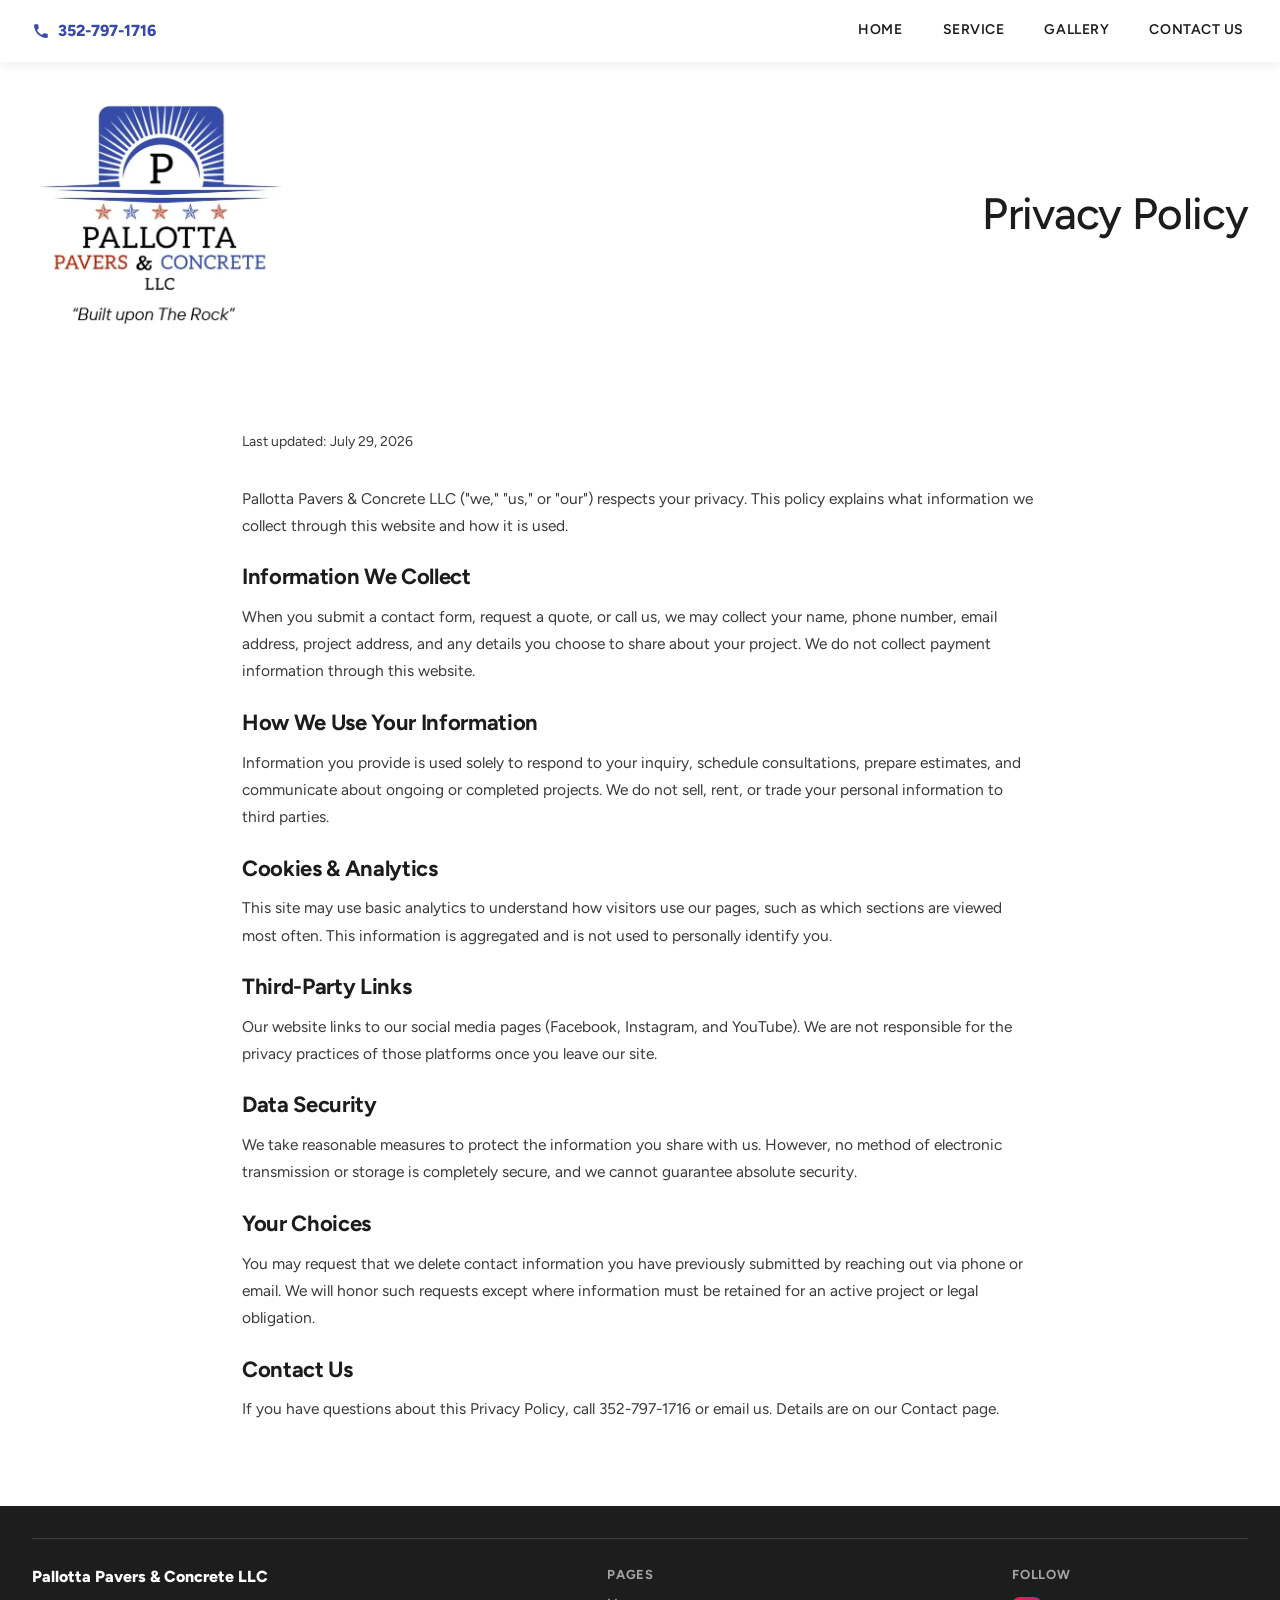
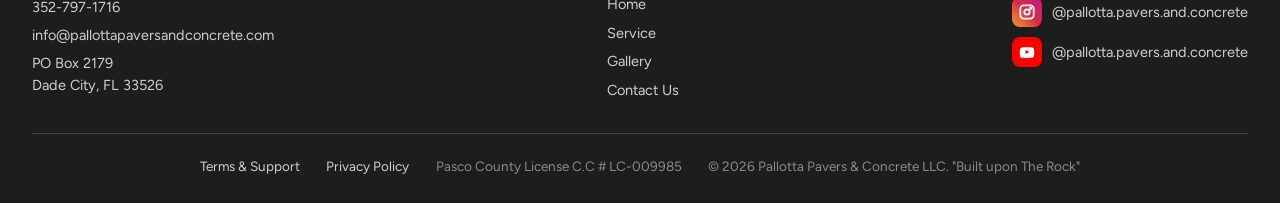
<file: privacy.html>
<!DOCTYPE html>
<html lang="en">
<head>
<meta charset="utf-8">
<meta name="viewport" content="width=device-width, initial-scale=1">
<title>Privacy Policy | Pallotta Pavers &amp; Concrete LLC</title>
<meta name="description" content="How Pallotta Pavers &amp; Concrete LLC collects, uses and protects the information you share through this website when requesting a quote or consultation in Pasco County, Florida.">
<meta name="robots" content="index, follow">
<link rel="canonical" href="https://www.pallottapaversandconcrete.com/privacy.html">
<link rel="icon" type="image/png" sizes="32x32" href="assets/images/favicon-32.png">
<link rel="apple-touch-icon" sizes="180x180" href="assets/images/apple-touch-icon.png">
<link rel="icon" type="image/png" sizes="192x192" href="assets/images/icon-192.png">
<link rel="icon" type="image/png" sizes="512x512" href="assets/images/icon-512.png">
<link rel="stylesheet" href="assets/css/styles.css">
<link rel="stylesheet" href="assets/css/site.css">
<!-- Google tag (gtag.js) -->
<script async src="https://www.googletagmanager.com/gtag/js?id=G-MV4ERYLWXQ"></script>
<script>
  window.dataLayer = window.dataLayer || [];
  function gtag(){dataLayer.push(arguments);}
  gtag('js', new Date());

  gtag('config', 'G-MV4ERYLWXQ');
</script>
</head>
<body>

<div class="page-wrap">

  <header class="site-header hdr">
    <a href="tel:3527971716" class="hdr-phone"><svg width="18" height="18" viewBox="0 0 24 24" fill="var(--blue)" stroke="none"><path d="M6.6 10.8c1.4 2.8 3.8 5.2 6.6 6.6l2.2-2.2c.3-.3.7-.4 1-.2 1.1.4 2.3.6 3.6.6.6 0 1 .4 1 1v3.6c0 .6-.4 1-1 1C10.5 21.2 2.8 13.5 2.8 3.9c0-.6.4-1 1-1H7.4c.6 0 1 .4 1 1 0 1.3.2 2.5.6 3.6.1.4 0 .8-.2 1.1L6.6 10.8z"/></svg><span class="hdr-phone-num">352-797-1716</span></a>
    <nav class="site-nav nav-row">
      <a class="nav-link" href="index.html">Home</a>
      <a class="nav-link" href="services.html">Service</a>
      <a class="nav-link" href="gallery.html">Gallery</a>
      <a class="nav-link" href="contact.html">Contact Us</a>
    </nav>
    <button class="nav-toggle" id="navToggle" aria-label="Open menu">
      <svg width="24" height="24" viewBox="0 0 24 24" fill="none" stroke="var(--ink)" stroke-width="2.5" stroke-linecap="round"><line x1="3" y1="6" x2="21" y2="6"/><line x1="3" y1="12" x2="21" y2="12"/><line x1="3" y1="18" x2="21" y2="18"/></svg>
    </button>
  </header>
  <nav class="mobile-nav" id="mobileNav">
    <a class="mobile-nav-link" href="index.html">Home</a>
    <a class="mobile-nav-link" href="services.html">Service</a>
    <a class="mobile-nav-link" href="gallery.html">Gallery</a>
    <a class="mobile-nav-link" href="contact.html">Contact Us</a>
  </nav>

  <div class="band">
    <div class="band-row">
      <div class="band-logo">
        <a href="index.html" aria-label="Pallotta Pavers and Concrete LLC home page"><img src="assets/images/logo.webp" alt="Pallotta Pavers &amp; Concrete LLC, Built upon The Rock" class="band-logo-img"></a>
      </div>
      <div class="band-head">
        <h1 class="page-h1">Privacy Policy</h1>
      </div>
    </div>
  </div>

  <section style="background: var(--page);">
    <div style="max-width: 860px; margin: 0 auto; padding: var(--space-9) var(--space-7);">
      <p style="font-size: 14px; color: var(--body-alt); margin: 0 0 var(--space-7) 0;">Last updated: July 29, 2026</p>
      
<p class="legal-p">Pallotta Pavers &amp; Concrete LLC ("we," "us," or "our") respects your privacy. This policy explains what information we collect through this website and how it is used.</p>
<h2 class="legal-h2">Information We Collect</h2>
<p class="legal-p">When you submit a contact form, request a quote, or call us, we may collect your name, phone number, email address, project address, and any details you choose to share about your project. We do not collect payment information through this website.</p>
<h2 class="legal-h2">How We Use Your Information</h2>
<p class="legal-p">Information you provide is used solely to respond to your inquiry, schedule consultations, prepare estimates, and communicate about ongoing or completed projects. We do not sell, rent, or trade your personal information to third parties.</p>
<h2 class="legal-h2">Cookies &amp; Analytics</h2>
<p class="legal-p">This site may use basic analytics to understand how visitors use our pages, such as which sections are viewed most often. This information is aggregated and is not used to personally identify you.</p>
<h2 class="legal-h2">Third-Party Links</h2>
<p class="legal-p">Our website links to our social media pages (Facebook, Instagram, and YouTube). We are not responsible for the privacy practices of those platforms once you leave our site.</p>
<h2 class="legal-h2">Data Security</h2>
<p class="legal-p">We take reasonable measures to protect the information you share with us. However, no method of electronic transmission or storage is completely secure, and we cannot guarantee absolute security.</p>
<h2 class="legal-h2">Your Choices</h2>
<p class="legal-p">You may request that we delete contact information you have previously submitted by reaching out via phone or email. We will honor such requests except where information must be retained for an active project or legal obligation.</p>
<h2 class="legal-h2">Contact Us</h2>
<p class="legal-p">If you have questions about this Privacy Policy, call 352-797-1716 or email us. Details are on our Contact page.</p>

    </div>
  </section>

  <footer class="sec-dark">
    <div class="foot-inner">
      <div class="foot-cols foot-top">
        <div class="stack-6">
          <div class="foot-name">Pallotta Pavers &amp; Concrete LLC</div>
          <a href="tel:3527971716" class="foot-link">352-797-1716</a>
          <a class="eml foot-link" data-u="info" data-d="pallottapaversandconcrete.com" href="#">info<span style="display:none">-nospam-</span>&#64;pallottapaversandconcrete&#46;com</a>
          <address class="foot-addr">PO Box 2179<br>Dade City, FL 33526</address>
        </div>
        <div class="stack-6">
          <div class="foot-head">Pages</div>
          <a href="index.html" class="foot-link">Home</a>
          <a href="services.html" class="foot-link">Service</a>
          <a href="gallery.html" class="foot-link">Gallery</a>
          <a href="contact.html" class="foot-link">Contact Us</a>
        </div>
        <div class="stack-10">
          <div class="foot-head">Follow</div>
          <a href="https://www.instagram.com/pallotta.pavers.and.concrete" target="_blank" rel="noopener" class="foot-social">
            <span style="width: 30px; height: 30px; border-radius: 8px; background: linear-gradient(45deg, #f09433, #e6683c, #dc2743, #cc2366, #bc1888); display: flex; align-items: center; justify-content: center; flex: none;"><svg width="16" height="16" viewBox="0 0 24 24" fill="none" stroke="#ffffff" stroke-width="2.75" stroke-linecap="round" stroke-linejoin="round"><rect x="2" y="2" width="20" height="20" rx="5"/><circle cx="12" cy="12" r="4"/><circle cx="17.5" cy="6.5" r="1"/></svg></span>
            <span>@pallotta.pavers.and.concrete</span>
          </a>
          <a href="https://www.youtube.com/@pallotta.pavers.and.concrete" target="_blank" rel="noopener" class="foot-social">
            <span style="width: 30px; height: 30px; border-radius: 8px; background: #ff0000; display: flex; align-items: center; justify-content: center; flex: none;"><svg width="16" height="16" viewBox="0 0 24 24" fill="#ffffff" stroke="none"><path d="M12 5s-4.6 0-7.5.3c-.5.1-1.4.1-2.1 1-.6.7-.9 2.2-.9 2.2S1.2 10.3 1.2 12v1.9c0 1.8.3 3.6.3 3.6s.2 1.5.9 2.2c.7.9 1.7.8 2.2.9 1.6.2 7.4.3 7.4.3s4.6 0 7.5-.3c.5-.1 1.4-.1 2.1-1 .6-.7.9-2.2.9-2.2s.3-1.8.3-3.6V12c0-1.8-.3-3.6-.3-3.6s-.2-1.5-.9-2.2c-.7-.9-1.6-.9-2.1-1C17 5 12 5 12 5zm-2.2 4.1l5.7 3-5.7 3v-6z"/></svg></span>
            <span>@pallotta.pavers.and.concrete</span>
          </a>
        </div>
      </div>
      <div class="foot-legal">
        <a href="terms.html" class="legal-link">Terms &amp; Support</a>
        <a href="privacy.html" class="legal-link">Privacy Policy</a>
        <span class="legal-note">Pasco County License C.C # LC-009985</span>
        <span class="legal-note">&copy; 2026 Pallotta Pavers &amp; Concrete LLC. "Built upon The Rock"</span>
      </div>
    </div>
  </footer>

</div>

<script src="assets/js/main.js"></script>
</body>
</html>
</file>
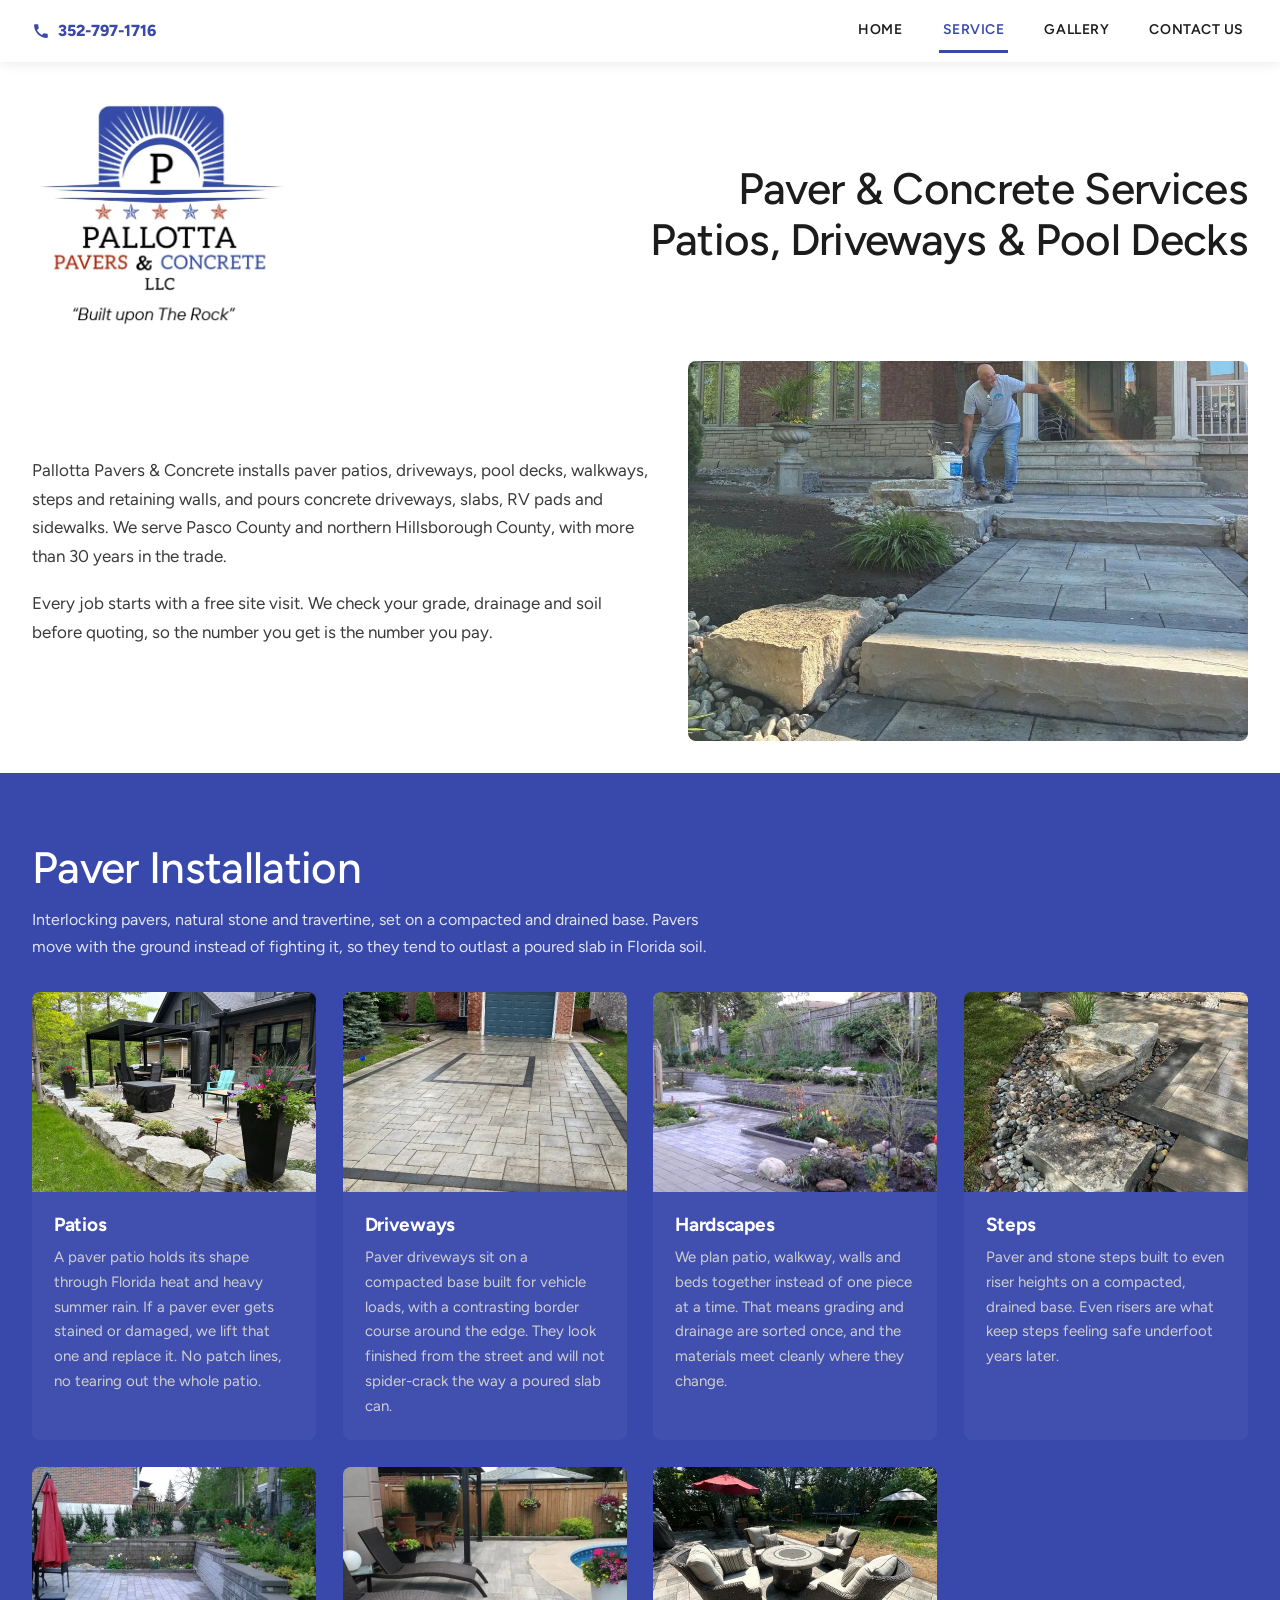
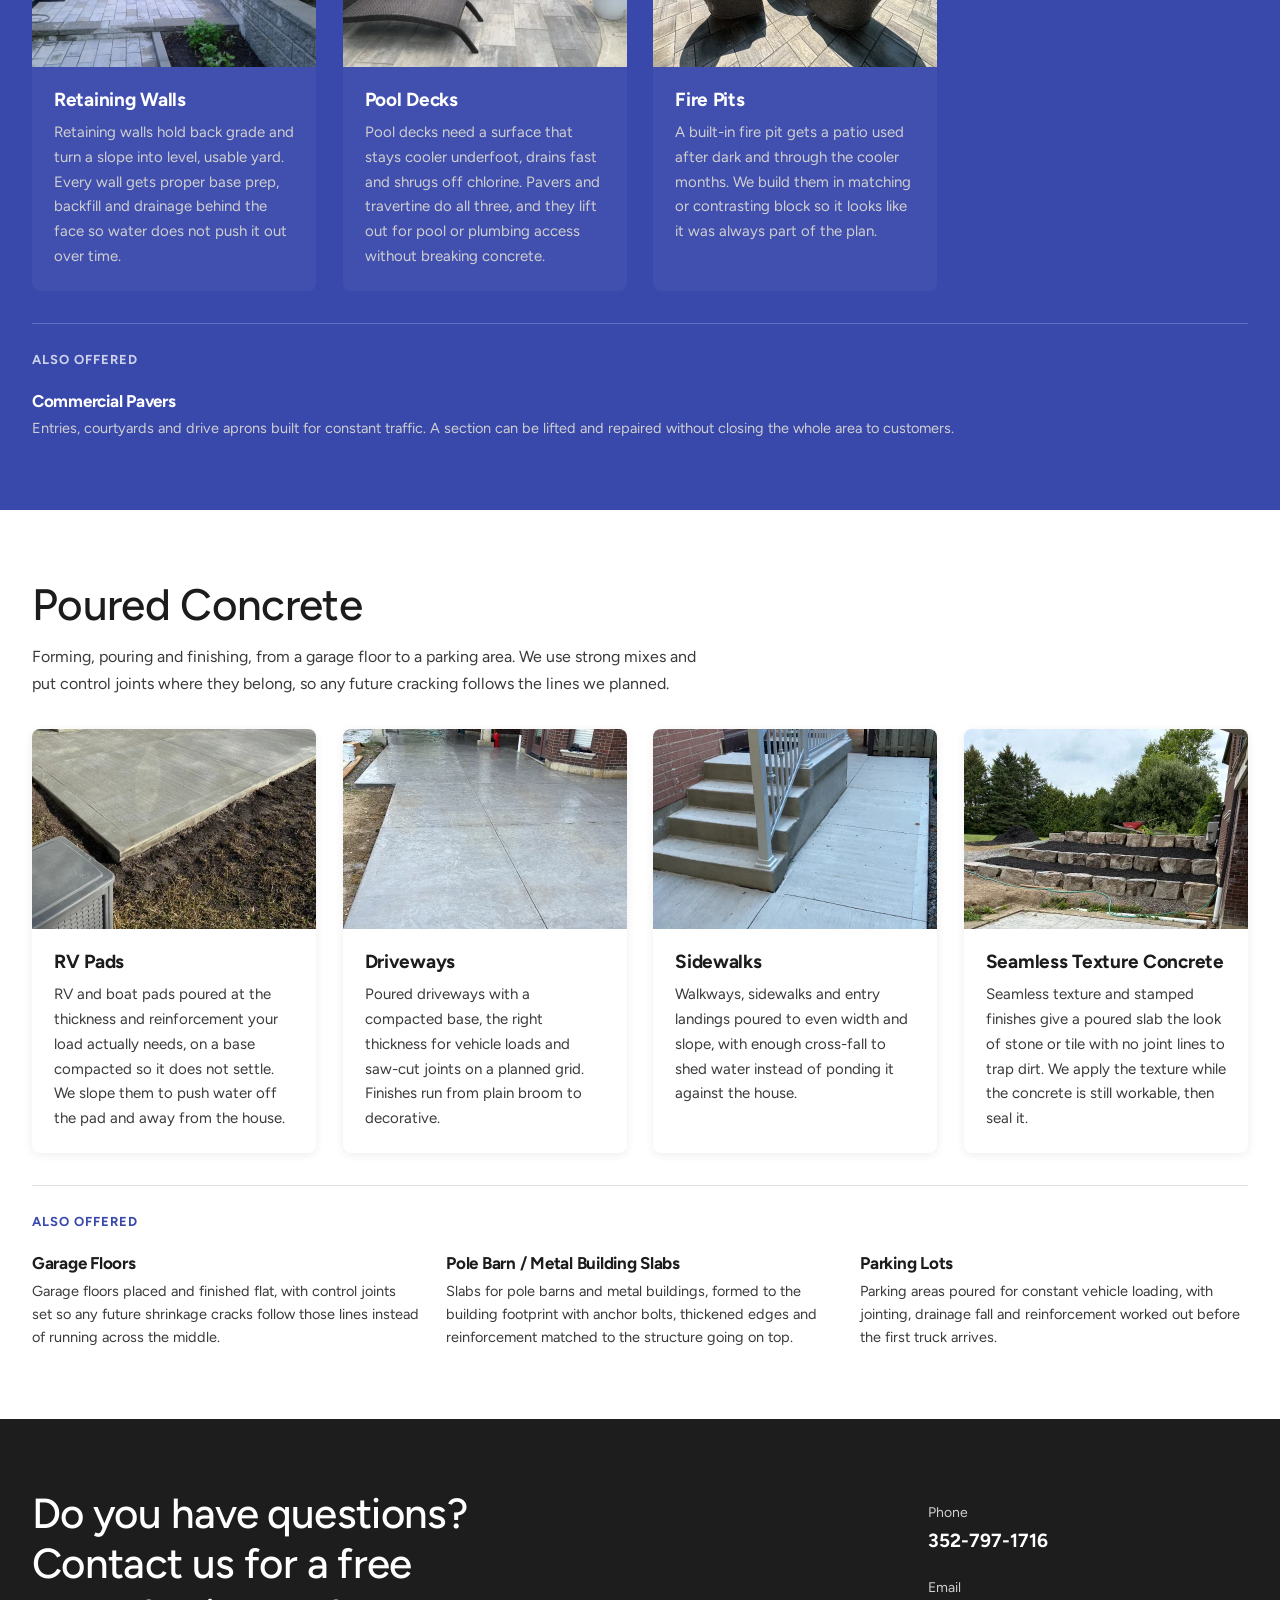
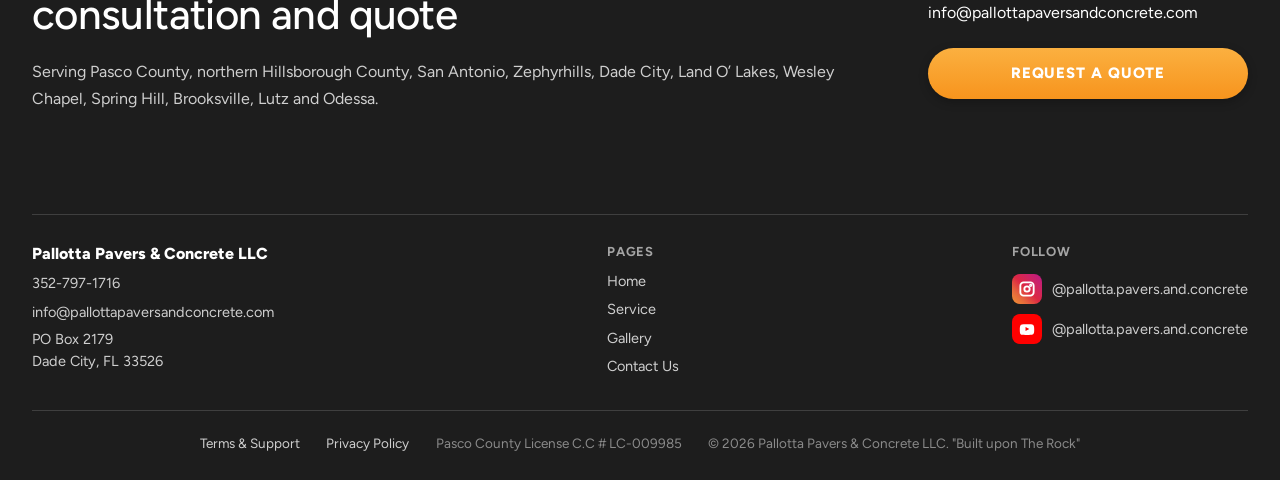
<file: services.html>
<!DOCTYPE html>
<html lang="en">
<head>
<meta charset="utf-8">
<meta name="viewport" content="width=device-width, initial-scale=1">
<title>Paver &amp; Concrete Services | Pasco County &amp; Wesley Chapel FL</title>
<meta name="description" content="Paver patios, driveways, pool decks, steps and retaining walls, plus poured concrete driveways, RV pads, slabs and sidewalks in Pasco County FL. Licensed and insured, 30+ years. Call 352-797-1716 for a free quote.">
<meta name="robots" content="index, follow, max-image-preview:large">
<link rel="canonical" href="https://www.pallottapaversandconcrete.com/services.html">
<meta name="theme-color" content="#3949ab">
<meta property="og:type" content="website">
<meta property="og:title" content="Paver &amp; Concrete Services | Pasco County &amp; Wesley Chapel FL">
<meta property="og:description" content="Paver patios, driveways, pool decks, steps and retaining walls, plus poured concrete driveways, RV pads, slabs and sidewalks in Pasco County FL. Licensed and insured, 30+ years. Call 352-797-1716 for a free quote.">
<meta property="og:image" content="https://www.pallottapaversandconcrete.com/assets/images/services-hero.jpg">
<meta property="og:url" content="https://www.pallottapaversandconcrete.com/services.html">
<link rel="icon" type="image/png" sizes="32x32" href="assets/images/favicon-32.png">
<link rel="apple-touch-icon" sizes="180x180" href="assets/images/apple-touch-icon.png">
<link rel="icon" type="image/png" sizes="192x192" href="assets/images/icon-192.png">
<link rel="icon" type="image/png" sizes="512x512" href="assets/images/icon-512.png">
<link rel="stylesheet" href="assets/css/styles.css">
<link rel="stylesheet" href="assets/css/site.css">
<!-- Google tag (gtag.js) -->
<script async src="https://www.googletagmanager.com/gtag/js?id=G-MV4ERYLWXQ"></script>
<script>
  window.dataLayer = window.dataLayer || [];
  function gtag(){dataLayer.push(arguments);}
  gtag('js', new Date());

  gtag('config', 'G-MV4ERYLWXQ');
</script>
</head>
<body>

<div class="page-wrap">

  <header class="site-header hdr">
    <a href="tel:3527971716" class="hdr-phone"><svg width="18" height="18" viewBox="0 0 24 24" fill="var(--blue)" stroke="none"><path d="M6.6 10.8c1.4 2.8 3.8 5.2 6.6 6.6l2.2-2.2c.3-.3.7-.4 1-.2 1.1.4 2.3.6 3.6.6.6 0 1 .4 1 1v3.6c0 .6-.4 1-1 1C10.5 21.2 2.8 13.5 2.8 3.9c0-.6.4-1 1-1H7.4c.6 0 1 .4 1 1 0 1.3.2 2.5.6 3.6.1.4 0 .8-.2 1.1L6.6 10.8z"/></svg><span class="hdr-phone-num">352-797-1716</span></a>
    <nav class="site-nav nav-row">
      <a class="nav-link" href="index.html">Home</a>
      <a class="nav-link nav-link-active" href="services.html">Service</a>
      <a class="nav-link" href="gallery.html">Gallery</a>
      <a class="nav-link" href="contact.html">Contact Us</a>
    </nav>
    <button class="nav-toggle" id="navToggle" aria-label="Open menu">
      <svg width="24" height="24" viewBox="0 0 24 24" fill="none" stroke="var(--ink)" stroke-width="2.5" stroke-linecap="round"><line x1="3" y1="6" x2="21" y2="6"/><line x1="3" y1="12" x2="21" y2="12"/><line x1="3" y1="18" x2="21" y2="18"/></svg>
    </button>
  </header>
  <nav class="mobile-nav" id="mobileNav">
    <a class="mobile-nav-link" href="index.html">Home</a>
    <a class="mobile-nav-link" href="services.html">Service</a>
    <a class="mobile-nav-link" href="gallery.html">Gallery</a>
    <a class="mobile-nav-link" href="contact.html">Contact Us</a>
  </nav>

  <div class="band">
    <div class="band-row">
      <div class="band-logo">
        <a href="index.html" aria-label="Pallotta Pavers and Concrete LLC home page"><img src="assets/images/logo.webp" alt="Pallotta Pavers &amp; Concrete LLC, Built upon The Rock" class="band-logo-img"></a>
      </div>
      <div class="band-head">
        <h1 class="page-h1">Paver &amp; Concrete Services<br>Patios, Driveways &amp; Pool Decks</h1>
      </div>
    </div>
  </div>

  <section style="background: var(--page);">
    <div style="max-width: 1280px; margin: 0 auto; padding: 0 var(--space-7) var(--space-7) var(--space-7);">
      <div class="cols" style="display: flex; gap: var(--space-8); align-items: center; flex-wrap: wrap;">
        <div style="flex: 1 1 460px; min-width: 300px;">
          <p style="font-size: 17px; line-height: 1.7; color: var(--body-alt); margin: 0 0 var(--space-4) 0; max-width: 60ch;">Pallotta Pavers &amp; Concrete installs paver patios, driveways, pool decks, walkways, steps and retaining walls, and pours concrete driveways, slabs, RV pads and sidewalks. We serve Pasco County and northern Hillsborough County, with more than 30 years in the trade.</p>
          <p style="font-size: 17px; line-height: 1.7; color: var(--body-alt); margin: 0;">Every job starts with a free site visit. We check your grade, drainage and soil before quoting, so the number you get is the number you pay.</p>
        </div>
        <div style="flex: 1 1 400px; min-width: 280px;">
          <img src="assets/images/services-hero.webp" alt="Craftsman sealing a paver installation" loading="lazy" decoding="async" style="width: 100%; height: 380px; object-fit: cover; border-radius: var(--radius-card); display: block;">
        </div>
      </div>
    </div>
  </section>

  <section style="background: var(--blue); color: var(--white);">
    <div style="max-width: 1280px; margin: 0 auto; padding: var(--space-9) var(--space-7);">
      <h2 style="font-family: var(--font-body); font-weight: 500; font-size: clamp(32px, 3.6vw, 44px); margin: 0 0 var(--space-3) 0; color: var(--white);">Paver Installation</h2>
      <p style="font-size: 16px; line-height: 1.7; color: rgba(255,255,255,0.85); margin: 0 0 var(--space-7) 0; max-width: 68ch;">Interlocking pavers, natural stone and travertine, set on a compacted and drained base. Pavers move with the ground instead of fighting it, so they tend to outlast a poured slab in Florida soil.</p>
      <div style="display: grid; grid-template-columns: repeat(auto-fit, minmax(min(280px, 100%), 1fr)); gap: var(--space-6);">
        <article class="sc-card-dark">
          <img src="assets/images/gallery-19.webp" alt="Raised paver patio with pergola and natural boulder retaining wall" width="600" height="400" loading="lazy" decoding="async" class="sc-img">
          <div class="sc-body">
            <h3 class="sc-h3-light">Patios</h3>
            <p class="sc-p-light">A paver patio holds its shape through Florida heat and heavy summer rain. If a paver ever gets stained or damaged, we lift that one and replace it. No patch lines, no tearing out the whole patio.</p>
          </div>
        </article>
        <article class="sc-card-dark">
          <img src="assets/images/gallery-9.webp" alt="Paver driveway with dark border bands and an inset panel at the garage" width="600" height="400" loading="lazy" decoding="async" class="sc-img">
          <div class="sc-body">
            <h3 class="sc-h3-light">Driveways</h3>
            <p class="sc-p-light">Paver driveways sit on a compacted base built for vehicle loads, with a contrasting border course around the edge. They look finished from the street and will not spider-crack the way a poured slab can.</p>
          </div>
        </article>
        <article class="sc-card-dark">
          <img src="assets/images/gallery-8.webp" alt="Paver patio and walkway with tiered block retaining walls and garden beds" width="600" height="400" loading="lazy" decoding="async" class="sc-img">
          <div class="sc-body">
            <h3 class="sc-h3-light">Hardscapes</h3>
            <p class="sc-p-light">We plan patio, walkway, walls and beds together instead of one piece at a time. That means grading and drainage are sorted once, and the materials meet cleanly where they change.</p>
          </div>
        </article>
        <article class="sc-card-dark">
          <img src="assets/images/gallery-23.webp" alt="Natural stone step set in river rock beside a paver walkway" width="600" height="400" loading="lazy" decoding="async" class="sc-img">
          <div class="sc-body">
            <h3 class="sc-h3-light">Steps</h3>
            <p class="sc-p-light">Paver and stone steps built to even riser heights on a compacted, drained base. Even risers are what keep steps feeling safe underfoot years later.</p>
          </div>
        </article>
        <article class="sc-card-dark">
          <img src="assets/images/gallery-7.webp" alt="Paver patio enclosed by block retaining walls and tulip beds" width="600" height="400" loading="lazy" decoding="async" class="sc-img">
          <div class="sc-body">
            <h3 class="sc-h3-light">Retaining Walls</h3>
            <p class="sc-p-light">Retaining walls hold back grade and turn a slope into level, usable yard. Every wall gets proper base prep, backfill and drainage behind the face so water does not push it out over time.</p>
          </div>
        </article>
        <article class="sc-card-dark">
          <img src="assets/images/gallery-3.webp" alt="Paver pool deck with loungers, pergola and curved pool coping" width="600" height="400" loading="lazy" decoding="async" class="sc-img">
          <div class="sc-body">
            <h3 class="sc-h3-light">Pool Decks</h3>
            <p class="sc-p-light">Pool decks need a surface that stays cooler underfoot, drains fast and shrugs off chlorine. Pavers and travertine do all three, and they lift out for pool or plumbing access without breaking concrete.</p>
          </div>
        </article>
        <article class="sc-card-dark">
          <img src="assets/images/gallery-10.webp" alt="Paver patio with wicker seating around a round fire-pit table" width="600" height="400" loading="lazy" decoding="async" class="sc-img">
          <div class="sc-body">
            <h3 class="sc-h3-light">Fire Pits</h3>
            <p class="sc-p-light">A built-in fire pit gets a patio used after dark and through the cooler months. We build them in matching or contrasting block so it looks like it was always part of the plan.</p>
          </div>
        </article>
              </div>
      <div style="margin-top: var(--space-7); padding-top: var(--space-6); border-top: 1px solid rgba(255,255,255,0.22);">
        <div style="font-family: var(--font-body); font-weight: 700; font-size: 13px; letter-spacing: 0.08em; text-transform: uppercase; color: rgba(255,255,255,0.75); margin-bottom: var(--space-5);">Also offered</div>
        <div style="display: grid; grid-template-columns: repeat(auto-fit, minmax(min(260px, 100%), 1fr)); gap: var(--space-6);">
        <div class="stack-6">
          <h3 class="also-h3-light">Commercial Pavers</h3>
          <p class="also-p-light">Entries, courtyards and drive aprons built for constant traffic. A section can be lifted and repaired without closing the whole area to customers.</p>
        </div>
        </div>
      </div>
    </div>
  </section>

  <section style="background: var(--page); color: var(--ink);">
    <div style="max-width: 1280px; margin: 0 auto; padding: var(--space-9) var(--space-7);">
      <h2 style="font-family: var(--font-body); font-weight: 500; font-size: clamp(32px, 3.6vw, 44px); margin: 0 0 var(--space-3) 0; color: var(--ink);">Poured Concrete</h2>
      <p style="font-size: 16px; line-height: 1.7; color: var(--body-alt); margin: 0 0 var(--space-7) 0; max-width: 68ch;">Forming, pouring and finishing, from a garage floor to a parking area. We use strong mixes and put control joints where they belong, so any future cracking follows the lines we planned.</p>
      <div style="display: grid; grid-template-columns: repeat(auto-fit, minmax(min(280px, 100%), 1fr)); gap: var(--space-6);">
        <article class="sc-card-light">
          <img src="assets/images/gallery-24.webp" alt="Poured concrete pad and steps at a manufactured home" width="600" height="400" loading="lazy" decoding="async" class="sc-img">
          <div class="sc-body">
            <h3 class="sc-h3-dark">RV Pads</h3>
            <p class="sc-p-dark">RV and boat pads poured at the thickness and reinforcement your load actually needs, on a base compacted so it does not settle. We slope them to push water off the pad and away from the house.</p>
          </div>
        </article>
                        <article class="sc-card-light">
          <img src="assets/images/gallery-15.webp" alt="Textured concrete driveway freshly finished at a brick building" width="600" height="400" loading="lazy" decoding="async" class="sc-img">
          <div class="sc-body">
            <h3 class="sc-h3-dark">Driveways</h3>
            <p class="sc-p-dark">Poured driveways with a compacted base, the right thickness for vehicle loads and saw-cut joints on a planned grid. Finishes run from plain broom to decorative.</p>
          </div>
        </article>
        <article class="sc-card-light">
          <img src="assets/images/gallery-12.webp" alt="Poured concrete steps with white railing beside a concrete walkway" width="600" height="400" loading="lazy" decoding="async" class="sc-img">
          <div class="sc-body">
            <h3 class="sc-h3-dark">Sidewalks</h3>
            <p class="sc-p-dark">Walkways, sidewalks and entry landings poured to even width and slope, with enough cross-fall to shed water instead of ponding it against the house.</p>
          </div>
        </article>
        <article class="sc-card-light">
          <img src="assets/images/gallery-25.webp" alt="Stamped concrete patio below a natural boulder retaining wall" width="600" height="400" loading="lazy" decoding="async" class="sc-img">
          <div class="sc-body">
            <h3 class="sc-h3-dark">Seamless Texture Concrete</h3>
            <p class="sc-p-dark">Seamless texture and stamped finishes give a poured slab the look of stone or tile with no joint lines to trap dirt. We apply the texture while the concrete is still workable, then seal it.</p>
          </div>
        </article>
              </div>
      <div style="margin-top: var(--space-7); padding-top: var(--space-6); border-top: 1px solid rgba(0,0,0,0.12);">
        <div style="font-family: var(--font-body); font-weight: 700; font-size: 13px; letter-spacing: 0.08em; text-transform: uppercase; color: var(--blue); margin-bottom: var(--space-5);">Also offered</div>
        <div style="display: grid; grid-template-columns: repeat(auto-fit, minmax(min(260px, 100%), 1fr)); gap: var(--space-6);">
        <div class="stack-6">
          <h3 class="also-h3-dark">Garage Floors</h3>
          <p class="also-p-dark">Garage floors placed and finished flat, with control joints set so any future shrinkage cracks follow those lines instead of running across the middle.</p>
        </div>
        <div class="stack-6">
          <h3 class="also-h3-dark">Pole Barn / Metal Building Slabs</h3>
          <p class="also-p-dark">Slabs for pole barns and metal buildings, formed to the building footprint with anchor bolts, thickened edges and reinforcement matched to the structure going on top.</p>
        </div>
        <div class="stack-6">
          <h3 class="also-h3-dark">Parking Lots</h3>
          <p class="also-p-dark">Parking areas poured for constant vehicle loading, with jointing, drainage fall and reinforcement worked out before the first truck arrives.</p>
        </div>
        </div>
      </div>
    </div>
  </section>

  <section class="sec-dark">
    <div style="max-width: 1280px; margin: 0 auto; padding: var(--space-9) var(--space-7);">
      <div class="cols" style="display: flex; gap: var(--space-8); align-items: center; flex-wrap: wrap;">
        <div style="flex: 1 1 460px; min-width: 300px;">
          <h2 style="font-family: var(--font-body); font-weight: 500; font-size: clamp(30px, 3.4vw, 42px); line-height: 1.2; margin: 0 0 var(--space-4) 0; color: var(--white);">Do you have questions?<br>Contact us for a free<br>consultation and quote</h2>
          <p style="font-size: 16px; line-height: 1.7; color: var(--muted); margin: 0;">Serving Pasco County, northern Hillsborough County, San Antonio, Zephyrhills, Dade City, Land O&rsquo; Lakes, Wesley Chapel, Spring Hill, Brooksville, Lutz and Odessa.</p>
        </div>
        <div style="flex: 0 1 320px; min-width: 260px; display: flex; flex-direction: column; gap: var(--space-5);">
          <div>
            <div style="font-size: 14px; color: var(--muted); margin-bottom: 2px;">Phone</div>
            <a href="tel:3527971716" style="color: var(--white); font-size: 19px; font-weight: 700;">352-797-1716</a>
          </div>
          <div>
            <div style="font-size: 14px; color: var(--muted); margin-bottom: 2px;">Email</div>
            <a class="eml" data-u="info" data-d="pallottapaversandconcrete.com" href="#" style="color: var(--white); font-size: 16px;">info<span style="display:none">-nospam-</span>&#64;pallottapaversandconcrete&#46;com</a>
          </div>
          <a class="cta-btn" href="contact.html" style="width: 100%; justify-content: center;">Request a Quote</a>
        </div>
      </div>
    </div>
  </section>

  <footer class="sec-dark">
    <div class="foot-inner">
      <div class="foot-cols foot-top">
        <div class="stack-6">
          <div class="foot-name">Pallotta Pavers &amp; Concrete LLC</div>
          <a href="tel:3527971716" class="foot-link">352-797-1716</a>
          <a class="eml foot-link" data-u="info" data-d="pallottapaversandconcrete.com" href="#">info<span style="display:none">-nospam-</span>&#64;pallottapaversandconcrete&#46;com</a>
          <address class="foot-addr">PO Box 2179<br>Dade City, FL 33526</address>
        </div>
        <div class="stack-6">
          <div class="foot-head">Pages</div>
          <a href="index.html" class="foot-link">Home</a>
          <a href="services.html" class="foot-link">Service</a>
          <a href="gallery.html" class="foot-link">Gallery</a>
          <a href="contact.html" class="foot-link">Contact Us</a>
        </div>
        <div class="stack-10">
          <div class="foot-head">Follow</div>
          <a href="https://www.instagram.com/pallotta.pavers.and.concrete" target="_blank" rel="noopener" class="foot-social">
            <span style="width: 30px; height: 30px; border-radius: 8px; background: linear-gradient(45deg, #f09433, #e6683c, #dc2743, #cc2366, #bc1888); display: flex; align-items: center; justify-content: center; flex: none;"><svg width="16" height="16" viewBox="0 0 24 24" fill="none" stroke="#ffffff" stroke-width="2.75" stroke-linecap="round" stroke-linejoin="round"><rect x="2" y="2" width="20" height="20" rx="5"/><circle cx="12" cy="12" r="4"/><circle cx="17.5" cy="6.5" r="1"/></svg></span>
            <span>@pallotta.pavers.and.concrete</span>
          </a>
          <a href="https://www.youtube.com/@pallotta.pavers.and.concrete" target="_blank" rel="noopener" class="foot-social">
            <span style="width: 30px; height: 30px; border-radius: 8px; background: #ff0000; display: flex; align-items: center; justify-content: center; flex: none;"><svg width="16" height="16" viewBox="0 0 24 24" fill="#ffffff" stroke="none"><path d="M12 5s-4.6 0-7.5.3c-.5.1-1.4.1-2.1 1-.6.7-.9 2.2-.9 2.2S1.2 10.3 1.2 12v1.9c0 1.8.3 3.6.3 3.6s.2 1.5.9 2.2c.7.9 1.7.8 2.2.9 1.6.2 7.4.3 7.4.3s4.6 0 7.5-.3c.5-.1 1.4-.1 2.1-1 .6-.7.9-2.2.9-2.2s.3-1.8.3-3.6V12c0-1.8-.3-3.6-.3-3.6s-.2-1.5-.9-2.2c-.7-.9-1.6-.9-2.1-1C17 5 12 5 12 5zm-2.2 4.1l5.7 3-5.7 3v-6z"/></svg></span>
            <span>@pallotta.pavers.and.concrete</span>
          </a>
        </div>
      </div>
      <div class="foot-legal">
        <a href="terms.html" class="legal-link">Terms &amp; Support</a>
        <a href="privacy.html" class="legal-link">Privacy Policy</a>
        <span class="legal-note">Pasco County License C.C # LC-009985</span>
        <span class="legal-note">&copy; 2026 Pallotta Pavers &amp; Concrete LLC. "Built upon The Rock"</span>
      </div>
    </div>
  </footer>
</div>

<script src="assets/js/main.js"></script>
</body>
</html>
</file>
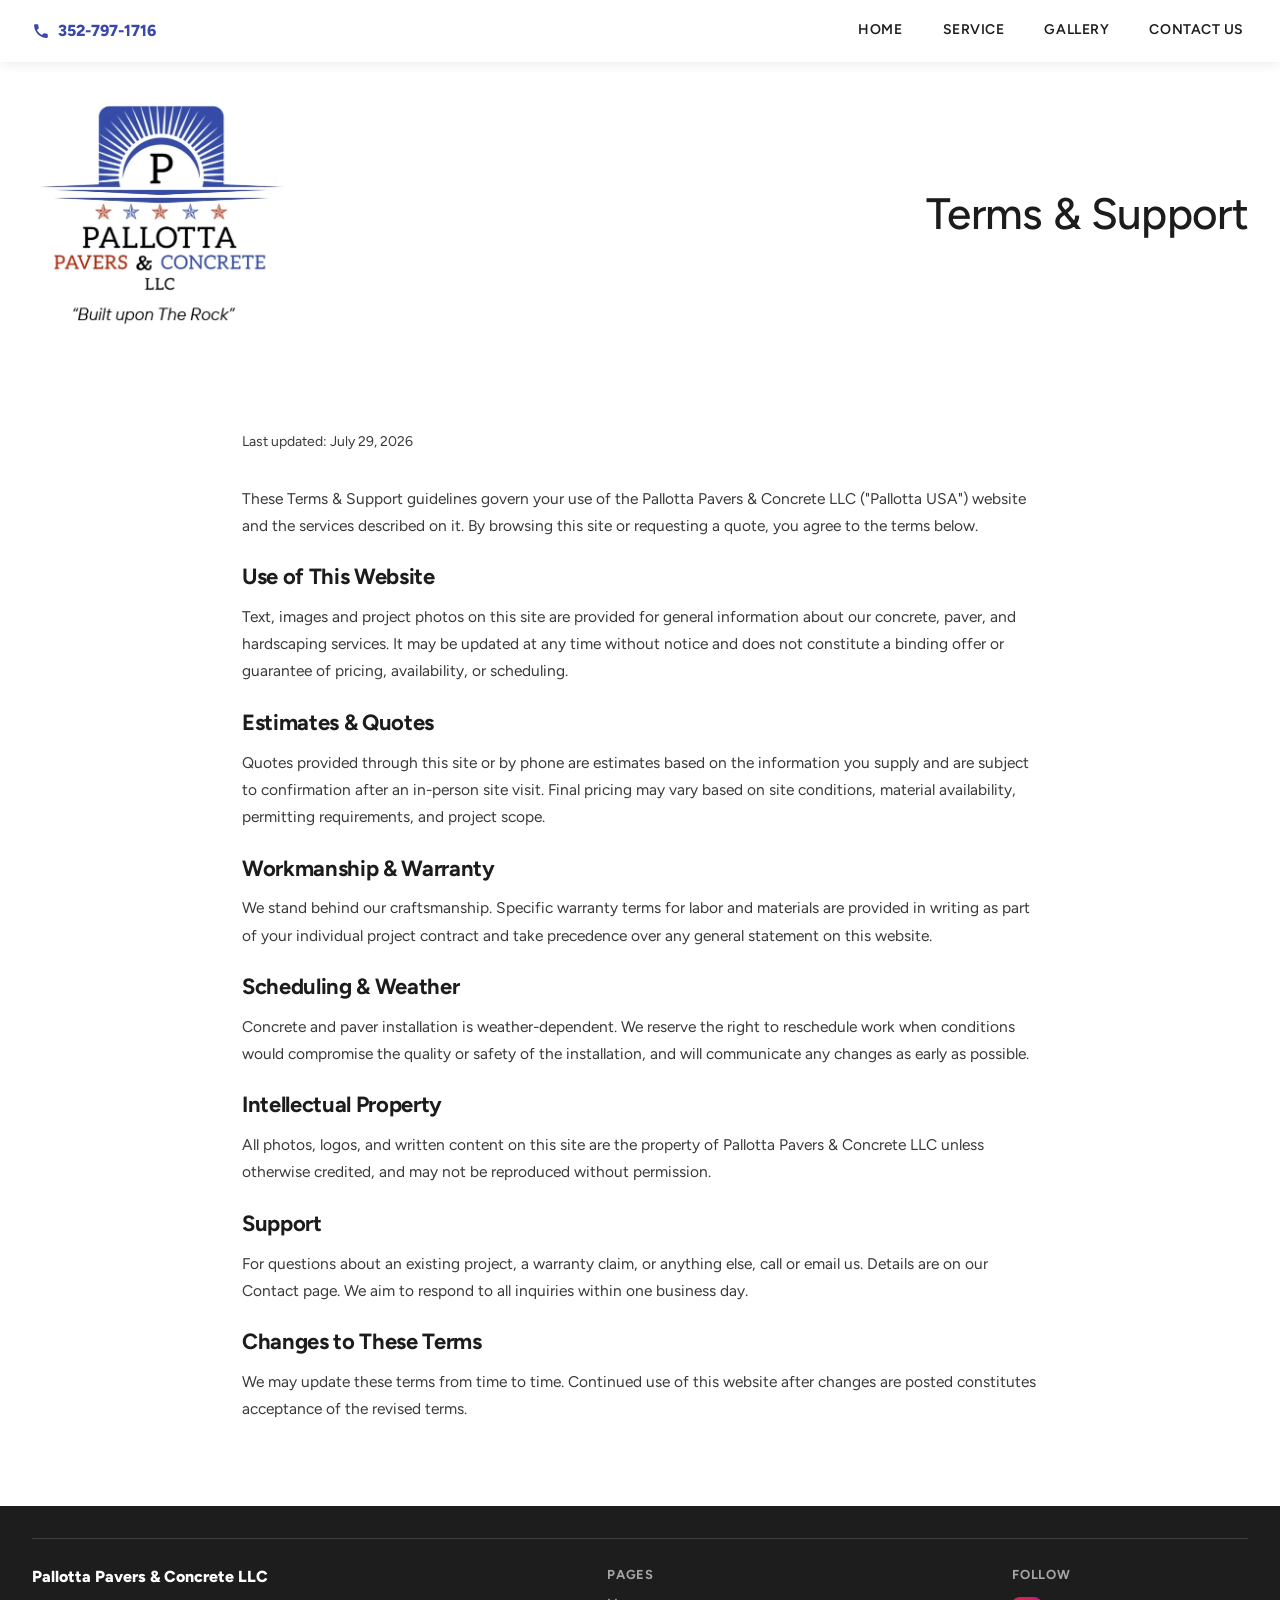
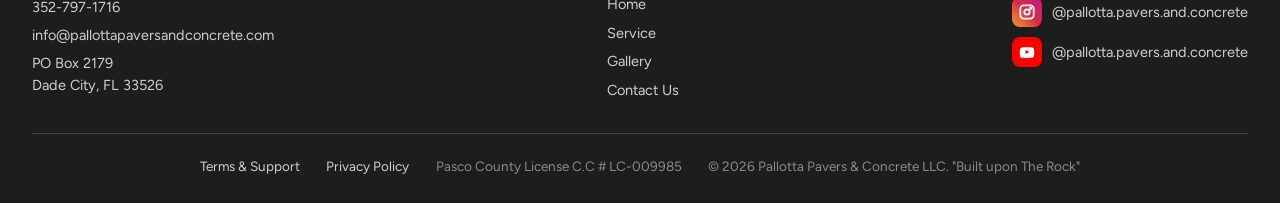
<file: terms.html>
<!DOCTYPE html>
<html lang="en">
<head>
<meta charset="utf-8">
<meta name="viewport" content="width=device-width, initial-scale=1">
<title>Terms &amp; Support | Pallotta Pavers &amp; Concrete LLC</title>
<meta name="description" content="Terms of use, estimate and warranty guidelines for Pallotta Pavers &amp; Concrete LLC, a licensed paver and concrete contractor serving Pasco County and northern Hillsborough County, Florida.">
<meta name="robots" content="index, follow">
<link rel="canonical" href="https://www.pallottapaversandconcrete.com/terms.html">
<link rel="icon" type="image/png" sizes="32x32" href="assets/images/favicon-32.png">
<link rel="apple-touch-icon" sizes="180x180" href="assets/images/apple-touch-icon.png">
<link rel="icon" type="image/png" sizes="192x192" href="assets/images/icon-192.png">
<link rel="icon" type="image/png" sizes="512x512" href="assets/images/icon-512.png">
<link rel="stylesheet" href="assets/css/styles.css">
<link rel="stylesheet" href="assets/css/site.css">
<!-- Google tag (gtag.js) -->
<script async src="https://www.googletagmanager.com/gtag/js?id=G-MV4ERYLWXQ"></script>
<script>
  window.dataLayer = window.dataLayer || [];
  function gtag(){dataLayer.push(arguments);}
  gtag('js', new Date());

  gtag('config', 'G-MV4ERYLWXQ');
</script>
</head>
<body>

<div class="page-wrap">

  <header class="site-header hdr">
    <a href="tel:3527971716" class="hdr-phone"><svg width="18" height="18" viewBox="0 0 24 24" fill="var(--blue)" stroke="none"><path d="M6.6 10.8c1.4 2.8 3.8 5.2 6.6 6.6l2.2-2.2c.3-.3.7-.4 1-.2 1.1.4 2.3.6 3.6.6.6 0 1 .4 1 1v3.6c0 .6-.4 1-1 1C10.5 21.2 2.8 13.5 2.8 3.9c0-.6.4-1 1-1H7.4c.6 0 1 .4 1 1 0 1.3.2 2.5.6 3.6.1.4 0 .8-.2 1.1L6.6 10.8z"/></svg><span class="hdr-phone-num">352-797-1716</span></a>
    <nav class="site-nav nav-row">
      <a class="nav-link" href="index.html">Home</a>
      <a class="nav-link" href="services.html">Service</a>
      <a class="nav-link" href="gallery.html">Gallery</a>
      <a class="nav-link" href="contact.html">Contact Us</a>
    </nav>
    <button class="nav-toggle" id="navToggle" aria-label="Open menu">
      <svg width="24" height="24" viewBox="0 0 24 24" fill="none" stroke="var(--ink)" stroke-width="2.5" stroke-linecap="round"><line x1="3" y1="6" x2="21" y2="6"/><line x1="3" y1="12" x2="21" y2="12"/><line x1="3" y1="18" x2="21" y2="18"/></svg>
    </button>
  </header>
  <nav class="mobile-nav" id="mobileNav">
    <a class="mobile-nav-link" href="index.html">Home</a>
    <a class="mobile-nav-link" href="services.html">Service</a>
    <a class="mobile-nav-link" href="gallery.html">Gallery</a>
    <a class="mobile-nav-link" href="contact.html">Contact Us</a>
  </nav>

  <div class="band">
    <div class="band-row">
      <div class="band-logo">
        <a href="index.html" aria-label="Pallotta Pavers and Concrete LLC home page"><img src="assets/images/logo.webp" alt="Pallotta Pavers &amp; Concrete LLC, Built upon The Rock" class="band-logo-img"></a>
      </div>
      <div class="band-head">
        <h1 class="page-h1">Terms &amp; Support</h1>
      </div>
    </div>
  </div>

  <section style="background: var(--page);">
    <div style="max-width: 860px; margin: 0 auto; padding: var(--space-9) var(--space-7);">
      <p style="font-size: 14px; color: var(--body-alt); margin: 0 0 var(--space-7) 0;">Last updated: July 29, 2026</p>
      
<p class="legal-p">These Terms &amp; Support guidelines govern your use of the Pallotta Pavers &amp; Concrete LLC ("Pallotta USA") website and the services described on it. By browsing this site or requesting a quote, you agree to the terms below.</p>
<h2 class="legal-h2">Use of This Website</h2>
<p class="legal-p">Text, images and project photos on this site are provided for general information about our concrete, paver, and hardscaping services. It may be updated at any time without notice and does not constitute a binding offer or guarantee of pricing, availability, or scheduling.</p>
<h2 class="legal-h2">Estimates &amp; Quotes</h2>
<p class="legal-p">Quotes provided through this site or by phone are estimates based on the information you supply and are subject to confirmation after an in-person site visit. Final pricing may vary based on site conditions, material availability, permitting requirements, and project scope.</p>
<h2 class="legal-h2">Workmanship &amp; Warranty</h2>
<p class="legal-p">We stand behind our craftsmanship. Specific warranty terms for labor and materials are provided in writing as part of your individual project contract and take precedence over any general statement on this website.</p>
<h2 class="legal-h2">Scheduling &amp; Weather</h2>
<p class="legal-p">Concrete and paver installation is weather-dependent. We reserve the right to reschedule work when conditions would compromise the quality or safety of the installation, and will communicate any changes as early as possible.</p>
<h2 class="legal-h2">Intellectual Property</h2>
<p class="legal-p">All photos, logos, and written content on this site are the property of Pallotta Pavers &amp; Concrete LLC unless otherwise credited, and may not be reproduced without permission.</p>
<h2 class="legal-h2">Support</h2>
<p class="legal-p">For questions about an existing project, a warranty claim, or anything else, call or email us. Details are on our Contact page. We aim to respond to all inquiries within one business day.</p>
<h2 class="legal-h2">Changes to These Terms</h2>
<p class="legal-p">We may update these terms from time to time. Continued use of this website after changes are posted constitutes acceptance of the revised terms.</p>

    </div>
  </section>

  <footer class="sec-dark">
    <div class="foot-inner">
      <div class="foot-cols foot-top">
        <div class="stack-6">
          <div class="foot-name">Pallotta Pavers &amp; Concrete LLC</div>
          <a href="tel:3527971716" class="foot-link">352-797-1716</a>
          <a class="eml foot-link" data-u="info" data-d="pallottapaversandconcrete.com" href="#">info<span style="display:none">-nospam-</span>&#64;pallottapaversandconcrete&#46;com</a>
          <address class="foot-addr">PO Box 2179<br>Dade City, FL 33526</address>
        </div>
        <div class="stack-6">
          <div class="foot-head">Pages</div>
          <a href="index.html" class="foot-link">Home</a>
          <a href="services.html" class="foot-link">Service</a>
          <a href="gallery.html" class="foot-link">Gallery</a>
          <a href="contact.html" class="foot-link">Contact Us</a>
        </div>
        <div class="stack-10">
          <div class="foot-head">Follow</div>
          <a href="https://www.instagram.com/pallotta.pavers.and.concrete" target="_blank" rel="noopener" class="foot-social">
            <span style="width: 30px; height: 30px; border-radius: 8px; background: linear-gradient(45deg, #f09433, #e6683c, #dc2743, #cc2366, #bc1888); display: flex; align-items: center; justify-content: center; flex: none;"><svg width="16" height="16" viewBox="0 0 24 24" fill="none" stroke="#ffffff" stroke-width="2.75" stroke-linecap="round" stroke-linejoin="round"><rect x="2" y="2" width="20" height="20" rx="5"/><circle cx="12" cy="12" r="4"/><circle cx="17.5" cy="6.5" r="1"/></svg></span>
            <span>@pallotta.pavers.and.concrete</span>
          </a>
          <a href="https://www.youtube.com/@pallotta.pavers.and.concrete" target="_blank" rel="noopener" class="foot-social">
            <span style="width: 30px; height: 30px; border-radius: 8px; background: #ff0000; display: flex; align-items: center; justify-content: center; flex: none;"><svg width="16" height="16" viewBox="0 0 24 24" fill="#ffffff" stroke="none"><path d="M12 5s-4.6 0-7.5.3c-.5.1-1.4.1-2.1 1-.6.7-.9 2.2-.9 2.2S1.2 10.3 1.2 12v1.9c0 1.8.3 3.6.3 3.6s.2 1.5.9 2.2c.7.9 1.7.8 2.2.9 1.6.2 7.4.3 7.4.3s4.6 0 7.5-.3c.5-.1 1.4-.1 2.1-1 .6-.7.9-2.2.9-2.2s.3-1.8.3-3.6V12c0-1.8-.3-3.6-.3-3.6s-.2-1.5-.9-2.2c-.7-.9-1.6-.9-2.1-1C17 5 12 5 12 5zm-2.2 4.1l5.7 3-5.7 3v-6z"/></svg></span>
            <span>@pallotta.pavers.and.concrete</span>
          </a>
        </div>
      </div>
      <div class="foot-legal">
        <a href="terms.html" class="legal-link">Terms &amp; Support</a>
        <a href="privacy.html" class="legal-link">Privacy Policy</a>
        <span class="legal-note">Pasco County License C.C # LC-009985</span>
        <span class="legal-note">&copy; 2026 Pallotta Pavers &amp; Concrete LLC. "Built upon The Rock"</span>
      </div>
    </div>
  </footer>

</div>

<script src="assets/js/main.js"></script>
</body>
</html>
</file>
<file: assets/css/styles.css>
/* Organic — design-system tokens and component classes. This file is the source of truth for the system's look; retune it here and see readme.md. */
@import url('https://fonts.googleapis.com/css2?family=Caprasimo:wght@400&family=Figtree:wght@400;600;700&display=swap');

:root {
  --color-bg: #f5ead8;
  --color-surface: #ebddc5;
  --color-text: #201e1d;
  --color-accent: #c67139;
  --color-accent-2: #7a8a5e;
  --color-divider: color-mix(in srgb, #201e1d 16%, transparent);

  /* Tonal ramps — generated in OKLCH on one shared lightness scale, so the
     same step of any role matches the others in visual value. */
  --color-neutral-100: #f9f4ed;
  --color-neutral-200: #eee7db;
  --color-neutral-300: #dcd3c4;
  --color-neutral-400: #c0b6a5;
  --color-neutral-500: #a19786;
  --color-neutral-600: #82796a;
  --color-neutral-700: #645c50;
  --color-neutral-800: #474238;
  --color-neutral-900: #2e2b25;

  --color-accent-100: #fff2eb;
  --color-accent-200: #ffe1d0;
  --color-accent-300: #ffc6a5;
  --color-accent-400: #f6a06b;
  --color-accent-500: #d67f48;
  --color-accent-600: #b2622d;
  --color-accent-700: #8c491a;
  --color-accent-800: #643312;
  --color-accent-900: #402310;

  --color-accent-2-100: #f0fae1;
  --color-accent-2-200: #e1eecc;
  --color-accent-2-300: #ccdbb2;
  --color-accent-2-400: #aebf92;
  --color-accent-2-500: #8fa073;
  --color-accent-2-600: #728157;
  --color-accent-2-700: #56633f;
  --color-accent-2-800: #3d472b;
  --color-accent-2-900: #272e1b;

  --font-heading: "Caprasimo", system-ui, sans-serif;
  --font-heading-weight: 400;
  --font-body: "Figtree", system-ui, sans-serif;

  --space-1: 4.4px;
  --space-2: 8.8px;
  --space-3: 13.2px;
  --space-4: 17.6px;
  --space-6: 26.4px;
  --space-8: 35.2px;

  --radius-sm: 8px;
  --radius-md: 16px;
  --radius-lg: 28px;

  /* Elevation — derived from the ground: soft ink-tinted shadows on a
     light theme, a hairline edge + ambient darkness on a dark one. */
  --shadow-sm: 0 1px 2px color-mix(in srgb, #2e2b25 14%, transparent);
  --shadow-md: 0 3px 10px color-mix(in srgb, #2e2b25 16%, transparent);
  --shadow-lg: 0 12px 32px color-mix(in srgb, #2e2b25 22%, transparent);
}

body {
  background: var(--color-bg);
  color: var(--color-text);
  font-family: var(--font-body);
}
h1, h2, h3, h4 { font-family: var(--font-heading); font-weight: var(--font-heading-weight); }

.washed{filter:saturate(0.6) contrast(0.85) brightness(1.1) opacity(0.94)}

/* ══════════════════════════════════════════════════════════════════════════
   Components — built with the tokens above. Plain CSS
   on plain HTML: no JavaScript, no build step. Each class is documented in
   readme.md and demonstrated in foundations/ and components/.
   ══════════════════════════════════════════════════════════════════════ */

*, *::before, *::after { box-sizing: border-box; }
body { margin: 0; font-size: 15px; line-height: 1.55; font-weight: 400; }
h1, h2, h3, h4, h5, h6 {
  font-family: var(--font-heading); font-weight: var(--font-heading-weight);
  line-height: 1.12; letter-spacing: -0.015em; margin: 0 0 var(--space-2);
}
h1 { font-size: 42px; }
h2 { font-size: 32px; }
h3 { font-size: 25px; }
h4 { font-size: 20px; }
h5 { font-size: 16px; }
h6 { font-size: 13px; }
h6 { letter-spacing: 0.08em; text-transform: uppercase; }
p { margin: 0 0 var(--space-3); }
a { color: var(--color-accent); text-underline-offset: 3px; }
img { display: block; max-width: 100%; }
figure { margin: 0; }
figcaption {
  font-size: 11px; margin-top: var(--space-1);
  color: color-mix(in srgb, var(--color-text) 55%, transparent);
}
.text-muted { color: color-mix(in srgb, var(--color-text) 55%, transparent); }
:focus { outline: none; }
:focus-visible { outline: 2px solid var(--color-accent); outline-offset: 2px; }
::selection { background: color-mix(in srgb, var(--color-accent) 30%, transparent); }

/* — rules — */
.hr {
  height: 1px; border: 0; margin: var(--space-4) 0;
  background: var(--color-divider);
}

/* — buttons — */
.btn {
  display: inline-flex; align-items: center; justify-content: center; gap: 6px;
  cursor: pointer; text-decoration: none;
  font-family: var(--font-heading); font-weight: var(--font-heading-weight);
  font-size: 14px; line-height: 1.2; color: var(--color-text); /* matches the .input's 14px —
     the pair sits side by side in sign-up rows */
  background: transparent; border: 1px solid transparent;
  padding: var(--space-2) calc(var(--space-3) * 1.2);
  border-radius: var(--radius-md);
}
.btn svg { display: block; }
.btn:disabled { opacity: 0.45; cursor: not-allowed; }
.btn-primary { background: var(--color-accent); color: var(--color-bg); }
.btn-primary:hover { background: var(--color-accent-600); }
.btn-primary:active { background: var(--color-accent-700); }
.btn-secondary { border-color: var(--color-divider); }
.btn-secondary:hover { background: color-mix(in srgb, var(--color-text) 7%, transparent); }
.btn-secondary:active { background: color-mix(in srgb, var(--color-text) 14%, transparent); }
.btn-ghost { color: var(--color-accent); padding-inline: var(--space-1); }
.btn-ghost:hover { background: color-mix(in srgb, var(--color-accent) 10%, transparent); }
.btn-ghost:active { background: color-mix(in srgb, var(--color-accent) 18%, transparent); }
.btn-icon { width: 36px; height: 36px; padding: 0; }
.btn-block { width: 100%; margin-top: var(--space-2); }

/* — forms — */
.field > label {
  display: block; font-size: 12px; margin-bottom: 5px;
  color: color-mix(in srgb, var(--color-text) 70%, transparent);
}
.input {
  width: 100%; min-height: 36px; padding: 6px 10px; font: inherit;
  font-size: 14px; color: var(--color-text); caret-color: var(--color-accent);
  background: var(--color-surface);
  border: 1px solid var(--color-divider); border-radius: var(--radius-md);
}
.input:hover { border-color: color-mix(in srgb, var(--color-text) 45%, transparent); }
.input:focus-visible { border-color: var(--color-accent); outline-offset: 0; }
textarea.input { min-height: 90px; resize: vertical; }
.radio { display: inline-flex; align-items: center; gap: 8px; cursor: pointer; font-size: 14px; }
.radio input, .seg-opt input {
  position: absolute; opacity: 0; width: 0; height: 0; pointer-events: none;
}
.radio .dot {
  width: 16px; height: 16px; flex: none; border-radius: 50%;
  border: 1.5px solid var(--color-divider);
}
.radio:hover .dot { border-color: var(--color-accent); }
.radio input:checked + .dot {
  border-color: var(--color-accent); background: var(--color-accent);
  box-shadow: inset 0 0 0 4px var(--color-bg);
}
.radio input:focus-visible + .dot { outline: 2px solid var(--color-accent); outline-offset: 2px; }
.seg {
  display: inline-flex; overflow: hidden;
  border: 1px solid var(--color-divider); border-radius: var(--radius-md);
}
.seg-opt {
  display: inline-flex; align-items: center; gap: 6px;
  padding: 7px 12px; font-size: 13px; cursor: pointer;
}
.seg-opt + .seg-opt { border-left: 1px solid var(--color-divider); }
.seg-opt:has(input:checked) { background: var(--color-accent); color: var(--color-bg); }
.seg-opt:not(:has(input:checked)):hover { background: color-mix(in srgb, var(--color-text) 7%, transparent); }
.seg-opt:has(input:focus-visible) { outline: 2px solid var(--color-accent); outline-offset: -2px; }

/* — cards — */
.card {
  display: flex; flex-direction: column; gap: var(--space-2);
  padding: var(--space-3); border-radius: var(--radius-md); background: var(--color-surface);
}
.card-kicker { font-size: 10px; letter-spacing: 0.1em; text-transform: uppercase; color: var(--color-accent); }
.card-title {
  font-family: var(--font-heading); font-weight: var(--font-heading-weight);
  font-size: 17px; line-height: 1.2;
}
.card-body { margin: 0; font-size: 13px; opacity: 0.8; flex: 1; }
.card-meta {
  display: flex; align-items: center; gap: 6px; font-size: 11px;
  color: color-mix(in srgb, var(--color-text) 50%, transparent);
}
.elev-sm { box-shadow: var(--shadow-sm); }
.elev-md { box-shadow: var(--shadow-md); }
.elev-lg { box-shadow: var(--shadow-lg); }

/* — tags — */
.tag {
  display: inline-flex; align-items: center; font-size: 11px;
  letter-spacing: 0.02em; padding: 3px 10px;
  border-radius: calc(var(--radius-md) * 0.75);
}
.tag-accent { background: var(--color-accent-100); color: var(--color-accent-800); }
.tag-accent-2 { background: var(--color-accent-2-100); color: var(--color-accent-2-800); }
.tag-neutral { background: var(--color-neutral-100); color: var(--color-neutral-800); }
.tag-outline { border: 1px solid var(--color-accent); color: var(--color-accent); }

/* — navigation — */
.nav {
  display: flex; align-items: center; gap: var(--space-4);
  padding: var(--space-3) var(--space-4);
  border-bottom: none;
}
.nav-brand {
  font-family: var(--font-heading); font-weight: var(--font-heading-weight);
  font-size: 18px; margin-right: auto;
}
.nav a { color: inherit; text-decoration: none; font-size: 14px; }
.nav a:hover, .nav a[aria-current='page'] { color: var(--color-accent); }

/* — tables — */
.table { width: 100%; border-collapse: collapse; font-size: 14px; }
.table th {
  text-align: left; font-size: 11px; letter-spacing: 0.08em; text-transform: uppercase;
  color: color-mix(in srgb, var(--color-text) 60%, transparent);
  padding: var(--space-2); border-bottom: 1px solid var(--color-divider);
}
.table td {
  padding: var(--space-2);
  border-bottom: 1px solid color-mix(in srgb, var(--color-text) 8%, transparent);
}
.table tbody tr:hover { background: color-mix(in srgb, var(--color-text) 4%, transparent); }

/* — dialog — */
.dialog-backdrop {
  position: fixed; inset: 0; display: grid; place-items: center;
  padding: var(--space-4);
  background: color-mix(in srgb, var(--color-neutral-900) 50%, transparent);
}
.dialog {
  width: min(440px, 100%); display: flex; flex-direction: column; gap: var(--space-3);
  padding: var(--space-4); border-radius: var(--radius-lg);
  background: var(--color-surface); box-shadow: var(--shadow-lg);
}
.dialog-title {
  font-family: var(--font-heading); font-weight: var(--font-heading-weight);
  font-size: 20px;
}
.dialog-body { font-size: 14px; opacity: 0.85; }
.dialog-actions { display: flex; justify-content: flex-end; gap: var(--space-2); margin-top: var(--space-2); }

/* — rounded frame: everything softens, small controls go pill — */
.card, .dialog { border-radius: calc(var(--radius-lg) * 1.15); }
.btn, .tag, .seg, .input { border-radius: 999px; }
.input { padding-inline: 14px; }
</file>
<file: assets/css/site.css>
:root {
  --space-5: 22px;
  --space-7: 32px;
  --space-9: 70px;
  --blue: #3949ab;
  --blue-dark: #2c3a8c;
  --dark: #1d1d1d;
  --page: #ffffff;
  --ink: #1c1c1c;
  --orange: #f7941d;
  --orange-dark: #e07f0a;
  --radius-card: 8px;
  --text-body: 15.5px;
  --white: #ffffff;
  --muted: #cfcfcf;
  --body-alt: #3a3a3a;
  --copyright: #8a8a8a;
}
html { scroll-behavior: smooth; }
body { margin: 0; background: var(--page); color: var(--ink); }
.site-header { position: fixed; top: 0; left: 0; right: 0; z-index: 100; background: rgba(255,255,255,0.92); backdrop-filter: blur(8px); box-shadow: 0 2px 12px rgba(0,0,0,0.08); transition: background 0.3s ease, box-shadow 0.3s ease; }
section[id] { scroll-margin-top: 76px; }
a { color: var(--blue); text-decoration: none; }
a:hover { color: var(--blue-dark); }
.nav-link { font-family: var(--font-body); font-weight: 600; font-size: 14px; letter-spacing: 0.04em; color: var(--ink); padding: 10px 4px; border-bottom: 3px solid transparent; text-transform: uppercase; }
.nav-link:hover { color: var(--blue); border-bottom: 3px solid var(--blue); }
.nav-link-active { color: var(--blue); border-bottom: 3px solid var(--blue); }
.nav-item { position: relative; display: flex; align-items: center; }
.nav-parent { cursor: default; }
.nav-item:hover .nav-parent { color: var(--blue); border-bottom: 3px solid var(--blue); }
.nav-dropdown { display: none; position: absolute; top: 100%; left: 50%; transform: translateX(-50%); min-width: 260px; background: #ffffff; border-radius: var(--radius-card); box-shadow: 0 8px 24px rgba(0,0,0,0.16); padding: 8px 0; flex-direction: column; }
.nav-item:hover .nav-dropdown { display: flex; }
.nav-sublink { font-family: var(--font-body); font-weight: 600; font-size: 13.5px; color: var(--ink); padding: 10px 20px; white-space: nowrap; }
.nav-sublink:hover { background: var(--blue); color: #ffffff; }
.cta-btn { display: inline-flex; align-items: center; gap: 10px; background: linear-gradient(180deg, #fbb040, var(--orange)); color: var(--white); font-family: var(--font-body); font-weight: 800; font-size: 15px; letter-spacing: 0.06em; text-transform: uppercase; padding: 14px 32px; border-radius: 999px; box-shadow: 0 3px 10px rgba(0,0,0,0.25); }
.cta-btn:hover { background: linear-gradient(180deg, var(--orange), var(--orange-dark)); color: var(--white); }
.leaflet-tooltip.area-label { background: var(--blue); border: none; box-shadow: 0 1px 6px rgba(0,0,0,0.3); color: #ffffff; font-family: var(--font-body); font-size: 11.5px; font-weight: 700; padding: 3px 8px; border-radius: 4px; white-space: nowrap; }
.leaflet-tooltip.area-label::before { display: none; }
.quote-form { display: flex; flex-direction: column; gap: var(--space-4); }
.form-row { display: flex; flex-direction: column; gap: 6px; }
.form-label { font-size: 13px; color: var(--muted); letter-spacing: 0.02em; }
.form-input { font-family: var(--font-body); font-size: 15px; color: var(--white); background: rgba(255,255,255,0.08); border: 1px solid rgba(255,255,255,0.22); border-radius: var(--radius-card); padding: 11px 14px; width: 100%; box-sizing: border-box; }
.form-input:focus { outline: 2px solid var(--orange); outline-offset: 1px; border-color: transparent; }
.form-input option { color: var(--dark); }
.form-input optgroup { color: var(--dark); font-weight: 700; }
textarea.form-input { resize: vertical; }
.gallery-tile { border-radius: 0; overflow: hidden; height: 210px; padding: 0; border: none; background: none; cursor: pointer; display: block; position: relative; width: 100%; }
.gallery-tile img { width: 100%; height: 100%; object-fit: cover; display: block; transition: transform 0.35s ease; }
.gallery-tile:hover img { transform: scale(1.05); }
.gallery-tile:focus-visible { outline: 2px solid var(--orange); outline-offset: 2px; }
.lightbox { display: none; position: fixed; inset: 0; z-index: 200; background: rgba(15,15,15,0.94); align-items: center; justify-content: center; gap: var(--space-4); padding: var(--space-6); }
.lightbox.open { display: flex; }
.lb-figure { margin: 0; display: flex; flex-direction: column; align-items: center; gap: var(--space-4); max-width: min(1100px, 82vw); }
.lb-img { max-width: 100%; max-height: 76vh; border-radius: var(--radius-card); display: block; }
.lb-caption { display: flex; align-items: baseline; gap: var(--space-4); font-family: var(--font-body); font-size: 14px; color: #e4e4e4; text-align: center; }
.lb-count { color: #9a9a9a; font-size: 13px; }
.lb-nav, .lb-close { background: rgba(255,255,255,0.1); border: 1px solid rgba(255,255,255,0.25); color: #ffffff; border-radius: 999px; width: 48px; height: 48px; display: flex; align-items: center; justify-content: center; cursor: pointer; flex: none; }
.lb-nav:hover, .lb-close:hover { background: var(--orange); border-color: var(--orange); }
.lb-nav:focus-visible, .lb-close:focus-visible { outline: 2px solid var(--orange); outline-offset: 2px; }
.lb-close { position: absolute; top: var(--space-6); right: var(--space-6); }
.hero-carousel { position: relative; overflow: hidden; height: 440px; }
.hero-carousel-item { position: absolute; width: 100%; height: 100%; opacity: 0; transition: opacity 1.2s ease-in-out; }
.hero-carousel-item.active { opacity: 1; z-index: 10; }
.hero-carousel-item > * { width: 100%; height: 100%; display: block; }
.img-placeholder { display: flex; align-items: center; justify-content: center; text-align: center; padding: var(--space-5); background: rgba(255,255,255,0.08); border: 1px dashed rgba(255,255,255,0.3); color: var(--muted); font-family: var(--font-body); font-size: 14px; }
.nav-toggle { display: none; background: none; border: none; padding: 8px; cursor: pointer; }
.mobile-nav { display: none; flex-direction: column; position: fixed; top: 60px; left: 0; right: 0; z-index: 99; background: #ffffff; box-shadow: 0 8px 24px rgba(0,0,0,0.16); padding: var(--space-3) 0; max-height: calc(100vh - 60px); overflow-y: auto; }
.mobile-nav.open { display: flex; }
.mobile-nav-link, .mobile-nav-sublink { font-family: var(--font-body); font-weight: 600; font-size: 15px; color: var(--ink); padding: 12px var(--space-7); text-transform: uppercase; letter-spacing: 0.04em; }
.mobile-nav-link:hover, .mobile-nav-sublink:hover { background: var(--blue); color: #ffffff; }
.mobile-nav-label { font-family: var(--font-body); font-weight: 700; font-size: 13px; color: var(--blue); padding: 12px var(--space-7) 4px; text-transform: uppercase; letter-spacing: 0.04em; }
.mobile-nav-sublink { padding-left: calc(var(--space-7) + 14px); font-size: 14px; text-transform: none; }
/* ---- extracted from inline styles ---- */
.page-wrap { overflow-x: hidden; }
.hdr { display: flex; align-items: center; justify-content: space-between; padding: var(--space-2) var(--space-7); }
.hdr-phone { display: flex; align-items: center; gap: 8px; }
.hdr-phone-num { font-family: var(--font-body); font-weight: 800; font-size: 16px; color: var(--blue); }
.nav-row { display: flex; gap: var(--space-7); align-items: stretch; }

.band { background: var(--page); padding-top: 68px; }
.band-row { display: flex; align-items: center; gap: var(--space-8); flex-wrap: wrap; padding: var(--space-7); width: 100%; box-sizing: border-box; }
.band-logo { flex: 0 1 260px; min-width: 200px; }
.band-logo-img { width: 100%; max-width: 260px; height: auto; display: block; }
.band-head { flex: 1 1 420px; min-width: 300px; }
.page-h1 { font-family: var(--font-body); font-weight: 500; font-size: clamp(30px, 3.6vw, 44px); line-height: 1.14; margin: 0; color: var(--ink); text-wrap: pretty; text-align: right; }

.sec-dark { background: var(--dark); color: var(--white); }
.foot-inner { padding: var(--space-7) var(--space-7) var(--space-6) var(--space-7); max-width: 1280px; margin: 0 auto; }
.foot-cols { display: flex; gap: var(--space-8); flex-wrap: wrap; justify-content: space-between; align-items: flex-start; }
.foot-top { padding-top: var(--space-6); border-top: 1px solid rgba(255,255,255,0.15); }
.stack-6 { display: flex; flex-direction: column; gap: 6px; }
.stack-10 { display: flex; flex-direction: column; gap: 10px; }
.foot-name { font-family: var(--font-body); font-weight: 800; font-size: 16px; color: var(--white); }
.foot-link { color: var(--muted); font-size: 14.5px; }
.foot-addr { color: var(--muted); font-size: 14.5px; font-style: normal; line-height: 1.5; }
.foot-head { font-family: var(--font-body); font-weight: 700; font-size: 13px; letter-spacing: 0.06em; text-transform: uppercase; color: rgba(255,255,255,0.6); margin-bottom: 2px; }
.foot-social { display: flex; align-items: center; gap: 10px; color: var(--muted); font-size: 14.5px; }
.foot-legal { display: flex; gap: var(--space-6); justify-content: center; margin-top: var(--space-7); padding-top: var(--space-5); border-top: 1px solid rgba(255,255,255,0.15); flex-wrap: wrap; }
.legal-link { color: var(--muted); font-size: 13.5px; }
.legal-note { color: var(--copyright); font-size: 13.5px; }

.g-card { margin: 0; display: flex; flex-direction: column; background: #ffffff; border-radius: var(--radius-card); overflow: hidden; box-shadow: 0 2px 10px rgba(0,0,0,0.07); }
.g-cap { padding: var(--space-4) var(--space-5) var(--space-5) var(--space-5); display: flex; flex-direction: column; gap: 6px; }
.g-title { font-family: var(--font-body); font-weight: 700; font-size: 16px; margin: 0; color: var(--ink); }
.g-desc { font-size: 14px; line-height: 1.55; color: var(--body-alt); margin: 0; }

.sc-card-dark { display: flex; flex-direction: column; background: rgba(255,255,255,0.04); border-radius: var(--radius-card); overflow: hidden; }
.sc-card-light { display: flex; flex-direction: column; background: #ffffff; border-radius: var(--radius-card); overflow: hidden; box-shadow: 0 2px 10px rgba(0,0,0,0.07); }
.sc-img { width: 100%; height: 200px; object-fit: cover; display: block; }
.sc-body { padding: var(--space-5); display: flex; flex-direction: column; gap: 10px; }
.sc-h3-light { font-family: var(--font-body); font-weight: 700; font-size: 19px; margin: 0; color: var(--white); }
.sc-h3-dark { font-family: var(--font-body); font-weight: 700; font-size: 19px; margin: 0; color: var(--ink); }
.sc-p-light { font-size: 15px; line-height: 1.65; color: var(--muted); margin: 0; }
.sc-p-dark { font-size: 15px; line-height: 1.65; color: var(--body-alt); margin: 0; }
.also-h3-light { font-family: var(--font-body); font-weight: 700; font-size: 17px; margin: 0; color: var(--white); }
.also-h3-dark { font-family: var(--font-body); font-weight: 700; font-size: 17px; margin: 0; color: var(--ink); }
.also-p-light { font-size: 14.5px; line-height: 1.6; color: var(--muted); margin: 0; }
.also-p-dark { font-size: 14.5px; line-height: 1.6; color: var(--body-alt); margin: 0; }

.legal-p { font-size: var(--text-body); line-height: 1.75; color: var(--body-alt); margin: 0 0 var(--space-3) 0; }
.legal-h2 { font-family: var(--font-body); font-weight: 700; font-size: 22px; color: var(--ink); margin: var(--space-6) 0 var(--space-3) 0; }

.area-pill { border: 1px solid rgba(255,255,255,0.3); border-radius: 999px; padding: 6px 16px; font-size: 14px; color: var(--white); }

@media (max-width: 900px) {
  .cols { flex-direction: column !important; }
  .site-nav { display: none !important; }
  .nav-toggle { display: flex; align-items: center; }
  .hero-social { flex-direction: row !important; }
  #home > div:first-child { justify-content: center !important; text-align: center !important; }
  .hero-text-social { justify-content: center !important; }
  .hero-text-social h1, .hero-text-social p { text-align: center !important; }
  .hero-text-social > div:first-child { text-align: center !important; }
  .band-row { justify-content: center !important; }
  .page-h1 { text-align: center !important; }
  .foot-cols { gap: var(--space-6); }
}
@media (max-width: 560px) {
  .hero-text-social, .band-head { min-width: 0 !important; }
  .cols > * { min-width: 0 !important; }
  .cols { padding-left: var(--space-5) !important; padding-right: var(--space-5) !important; }
  .band-row, #home > div:first-child { padding-left: var(--space-5) !important; padding-right: var(--space-5) !important; }
  .band-logo, #home > div:first-child > div:first-child { flex: 0 1 200px; }
  .hero-carousel { height: 260px; }
  .foot-legal { gap: var(--space-4); }
}
</file>
